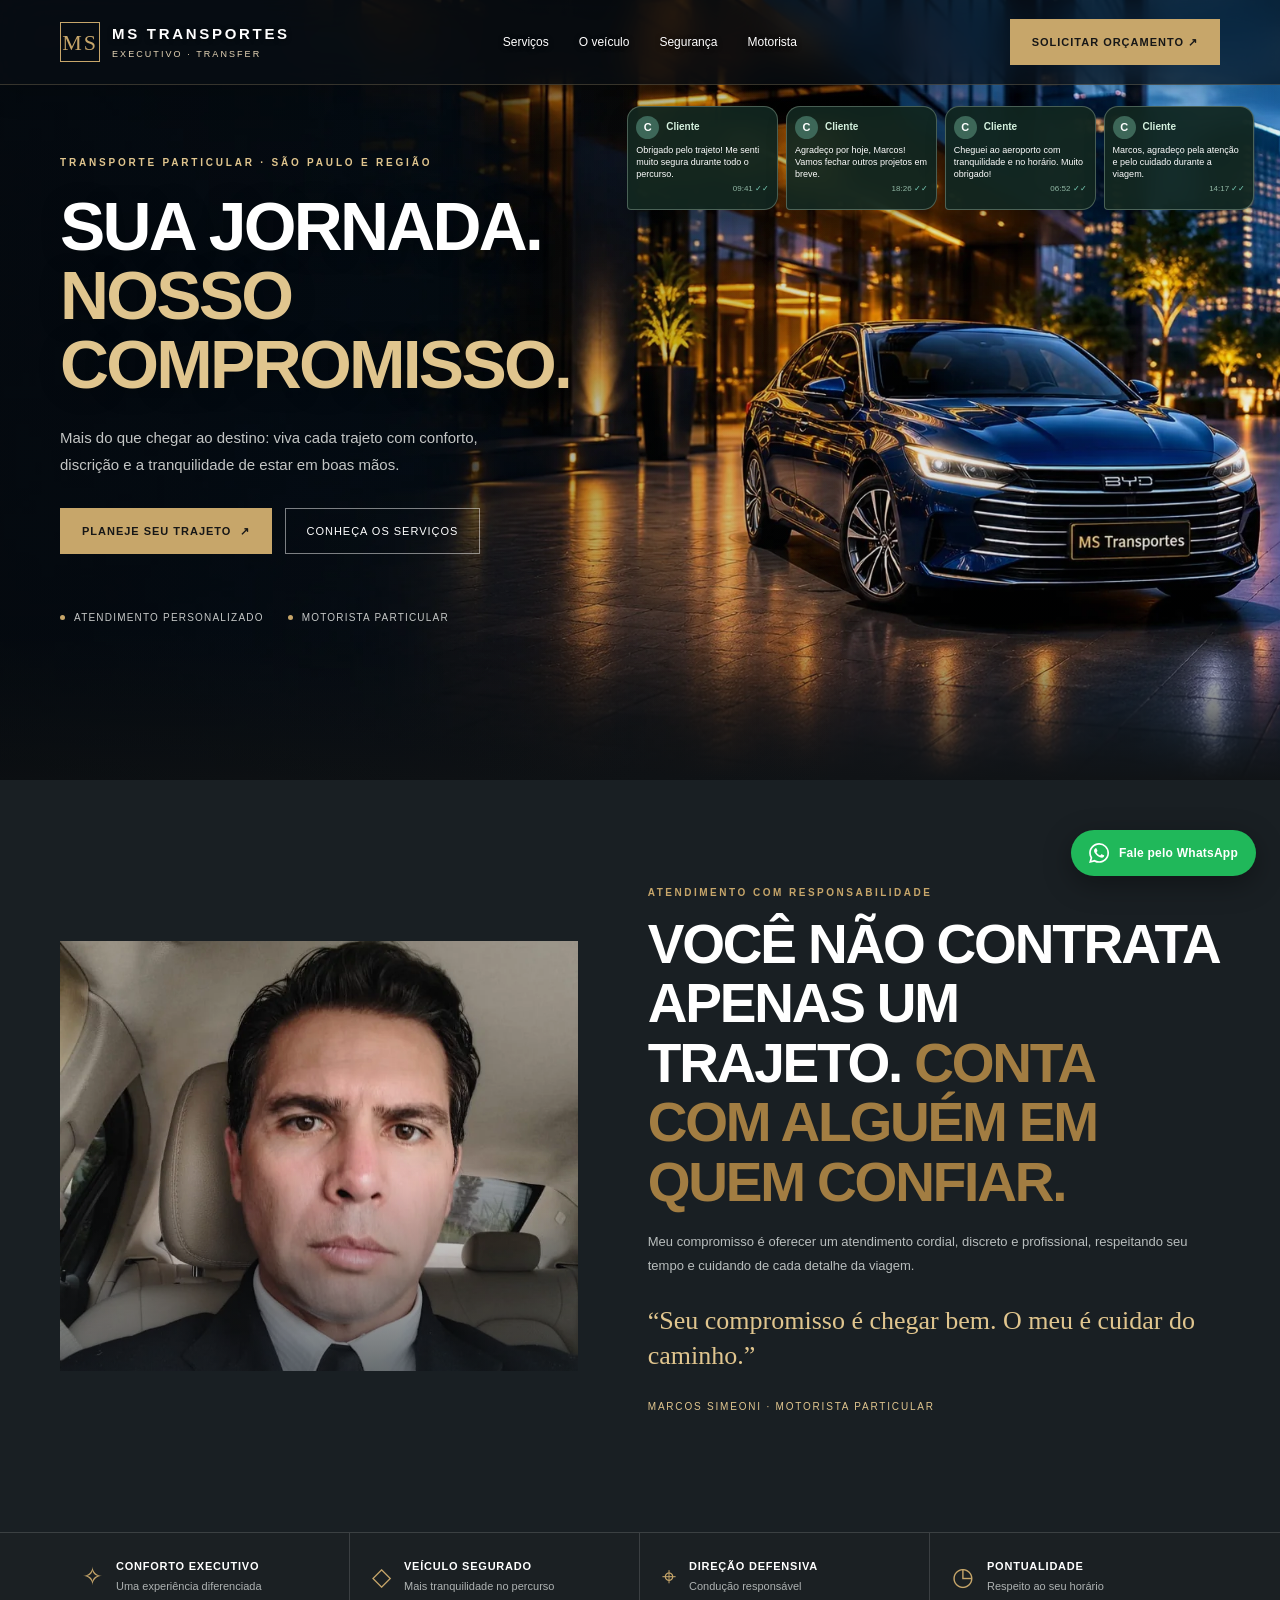
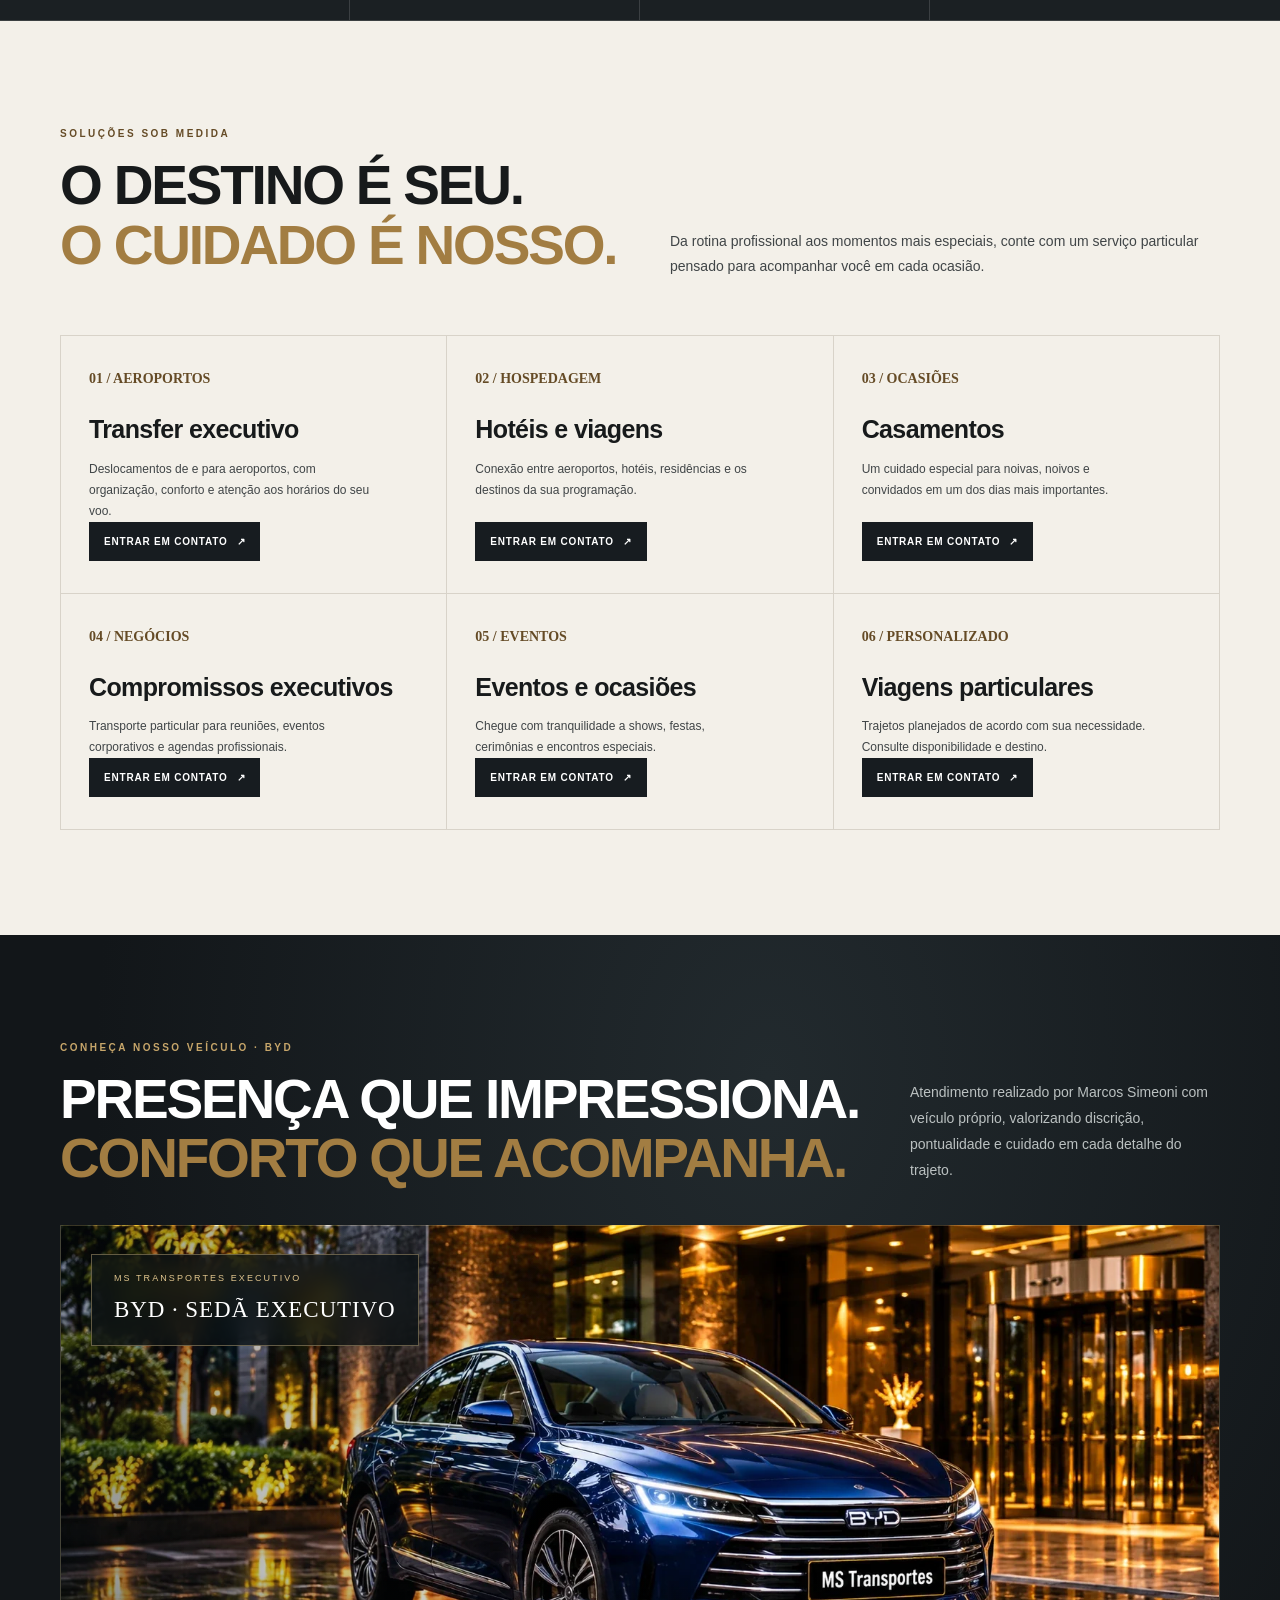
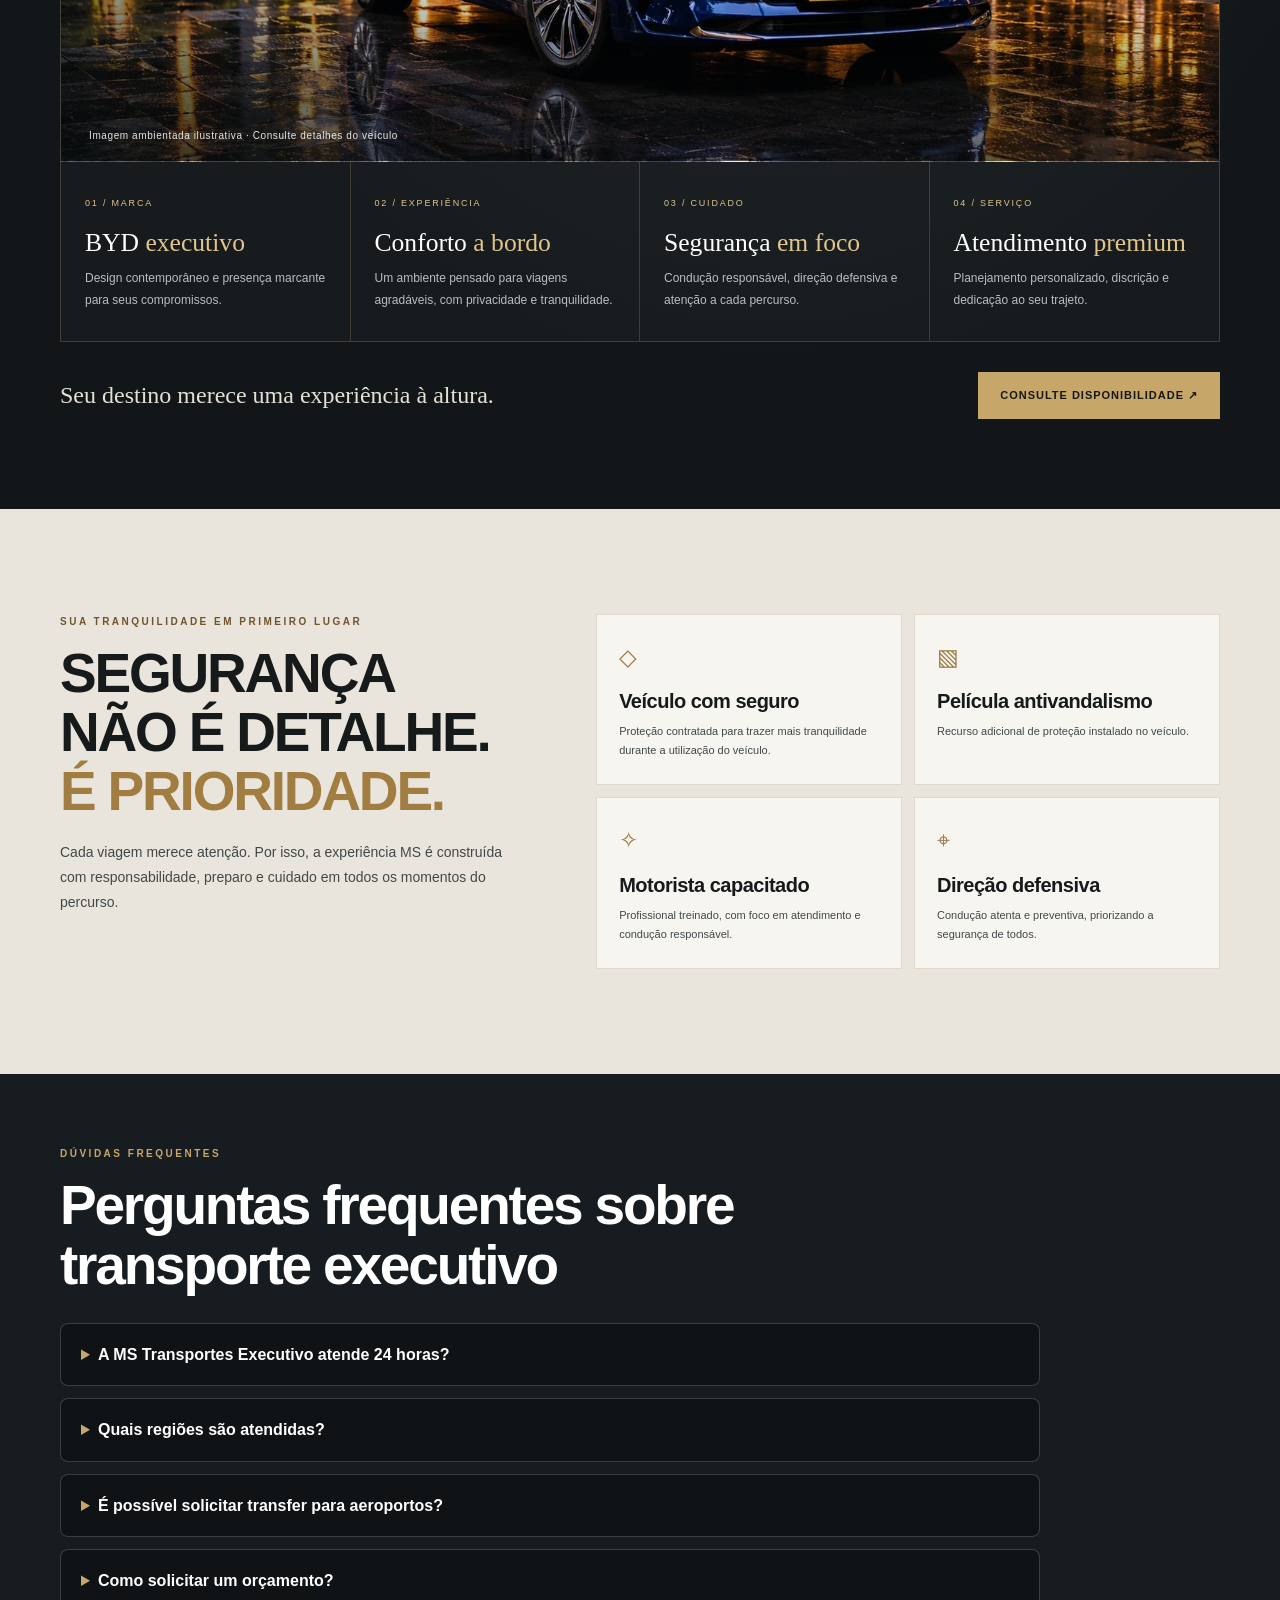
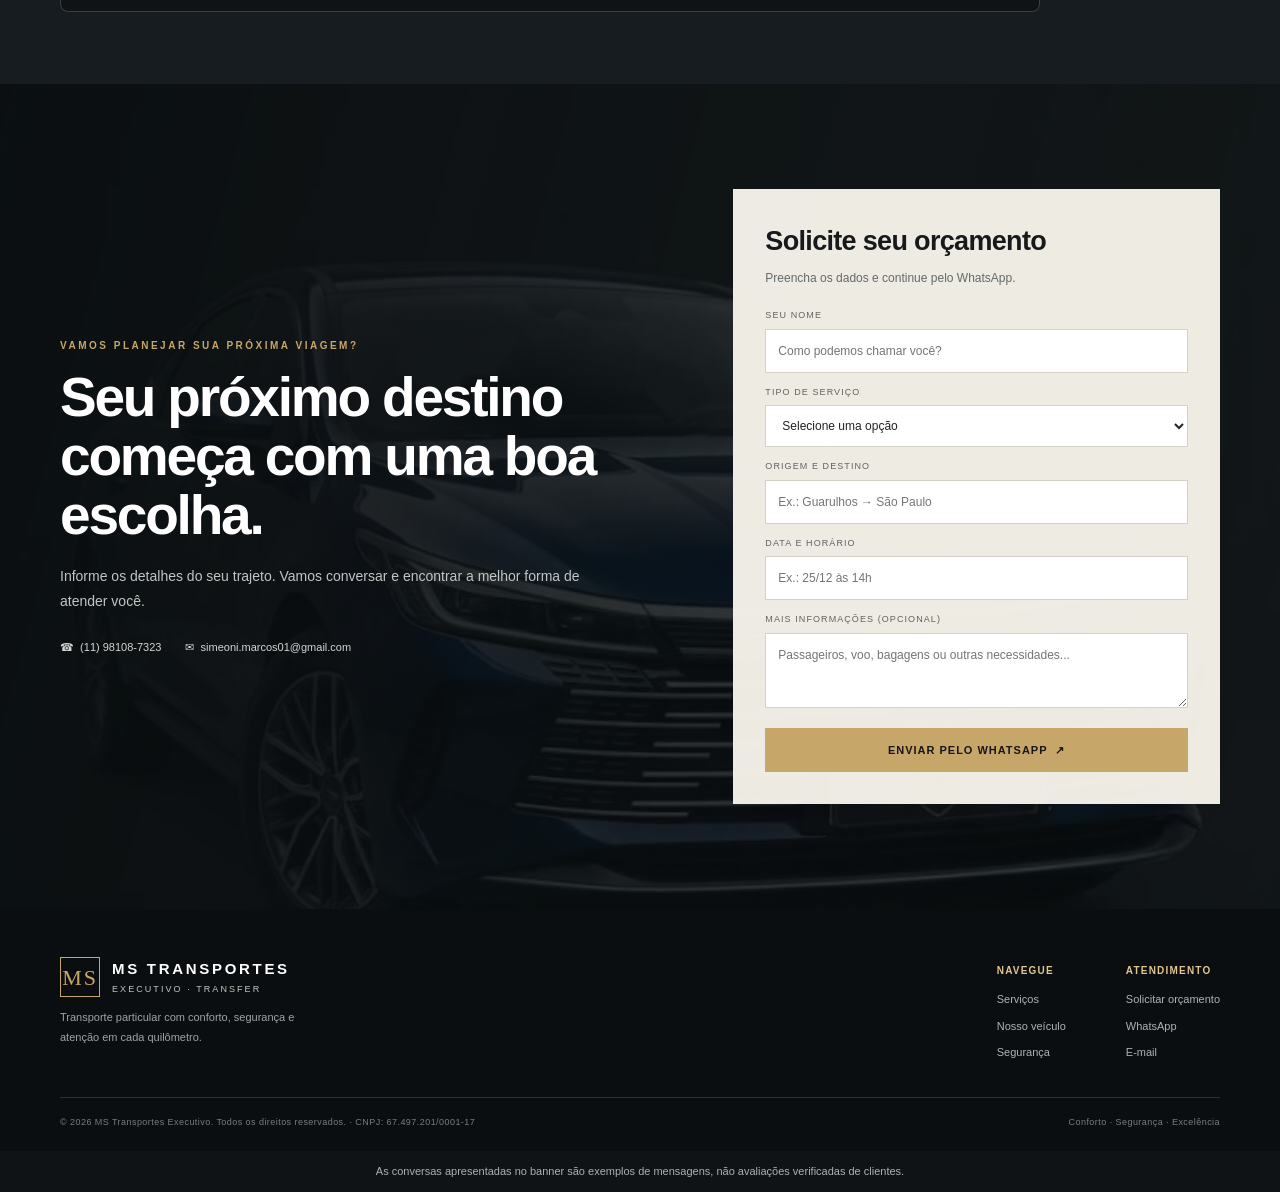
<file: index.html>
<!DOCTYPE html>
<html lang="pt-BR">
<head><link rel="icon" type="image/svg+xml" href="/favicon.svg">
<meta charset="UTF-8">
<meta name="viewport" content="width=device-width, initial-scale=1.0">
<meta name="description" content="Transporte executivo na Grande São Paulo, Campinas, Santos, Sumaré e Cruzeiro. Transfer para aeroportos, Viracopos e cruzeiros no Porto de Santos.">
<meta name="theme-color" content="#101316">
<title>Transporte Executivo em São Paulo | MS Transportes</title>
<link rel="preload" as="image" href="/assets/imagem-3.webp" fetchpriority="high">
<link rel="stylesheet" href="/style.css?v=20261123-img15">
<link rel="canonical" href="https://www.mstransporteexecutivo.com.br/">
<meta property="og:type" content="website">
<meta property="og:locale" content="pt_BR">
<meta property="og:site_name" content="MS Transportes Executivo">
<meta property="og:title" content="Transporte Executivo em São Paulo | MS Transportes">
<meta property="og:description" content="Transporte executivo na Grande São Paulo, Campinas, Santos, Sumaré e Cruzeiro. Transfer para aeroportos, Viracopos e cruzeiros no Porto de Santos.">
<meta property="og:url" content="https://www.mstransporteexecutivo.com.br/">
<meta name="twitter:card" content="summary">
<script type="application/ld+json">
{
  "@context": "https://schema.org",
  "@graph": [
    {
      "@type": "Organization",
      "@id": "https://www.mstransporteexecutivo.com.br/#organization",
      "name": "MS Transportes Executivo",
      "url": "https://www.mstransporteexecutivo.com.br/",
      "description": "Transporte executivo particular e transfer na Grande São Paulo, Campinas, Santos, Sumaré e Cruzeiro.",
      "areaServed": [{"@type":"AdministrativeArea","name":"Região Metropolitana de São Paulo (Grande São Paulo)"},{"@type":"City","name":"Campinas, SP, Brasil"},{"@type":"City","name":"Santos, SP, Brasil"},{"@type":"City","name":"Sumaré, SP, Brasil"},{"@type":"City","name":"Cruzeiro, SP, Brasil"}]
    },
    {
      "@type": "WebSite",
      "@id": "https://www.mstransporteexecutivo.com.br/#website",
      "url": "https://www.mstransporteexecutivo.com.br/",
      "name": "MS Transportes Executivo",
      "publisher": {
        "@id": "https://www.mstransporteexecutivo.com.br/#organization"
      },
      "inLanguage": "pt-BR"
    },
    {
      "@type": "WebPage",
      "@id": "https://www.mstransporteexecutivo.com.br/#webpage",
      "url": "https://www.mstransporteexecutivo.com.br/",
      "name": "MS Transportes Executivo | Transporte particular em São Paulo",
      "isPartOf": {
        "@id": "https://www.mstransporteexecutivo.com.br/#website"
      },
      "inLanguage": "pt-BR"
    }
  ]
}
</script>
<style id="ms-mobile-nav-critical">.ms-native-menu{display:none;position:relative;flex-shrink:0}.ms-native-menu>summary{display:grid;place-items:center;width:44px;height:44px;list-style:none;cursor:pointer;border:1px solid #c7a66a;border-radius:6px;background:#101316;color:#e0c58e;font-size:25px;line-height:1}.ms-native-menu>summary::-webkit-details-marker{display:none}.ms-native-menu[open]>summary{background:#e0c58e;color:#101316}.ms-native-menu>nav{position:absolute;top:calc(100% + 10px);right:0;width:min(310px,calc(100vw - 28px));display:flex;flex-direction:column;gap:0;padding:8px;background:#101316;border:1px solid #c7a66a;border-radius:8px;box-shadow:0 16px 35px rgba(0,0,0,.6);z-index:99999}.ms-native-menu>nav>a{display:block;flex:none;padding:13px 14px;font-size:14px;line-height:1.4;font-weight:600;color:#fff;text-decoration:none;white-space:normal;border-bottom:1px solid rgba(255,255,255,.12)}.ms-native-menu>nav>a:last-child{border:0;background:#c7a66a;color:#101316;border-radius:4px;margin-top:7px;text-align:center}@media(max-width:800px){header,header .nav{overflow:visible!important}header .nav{position:relative!important}header .links{display:none!important}.ms-native-menu{display:block!important;z-index:10000!important}}@media(min-width:801px){.ms-native-menu{display:none!important}}</style></head>
<body><a class="skip-to-content" href="#conteudo-principal">Pular para o conteúdo principal</a>
<header><div class="wrap nav">
<a class="brand" href="#inicio"><span class="monogram">MS</span><span><strong>MS TRANSPORTES</strong><small>EXECUTIVO · TRANSFER</small></span></a>
<nav class="links" id="ms-primary-nav"><a href="/servicos">Serviços</a><a href="/veiculo">O veículo</a><a href="/seguranca">Segurança</a><a href="/motorista">Motorista</a></nav>
<a class="nav-cta" href="#orcamento">Solicitar orçamento ↗</a><details class="ms-native-menu"><summary aria-label="Abrir menu de navegação"><span aria-hidden="true">☰</span></summary><nav aria-label="Menu mobile"><a href="/servicos">Serviços</a><a href="/veiculo">O veículo</a><a href="/seguranca">Segurança</a><a href="/motorista">Motorista</a><a href="/#orcamento">Solicitar orçamento</a></nav></details>
</div></header>
<main id="conteudo-principal">
<section class="hero" id="inicio">
<div class="wrap"><div class="hero-content"><div class="eyebrow">Transporte particular · São Paulo e região</div><h1>SUA JORNADA.<br><em>NOSSO COMPROMISSO.</em></h1><p>Mais do que chegar ao destino: viva cada trajeto com conforto, discrição e a tranquilidade de estar em boas mãos.</p><div class="hero-actions"><a class="btn" href="#orcamento">Planeje seu trajeto&nbsp; ↗</a><a class="btn-outline" href="#servicos">Conheça os serviços</a></div><div class="hero-note"><span><i></i> Atendimento personalizado</span><span><i></i> Motorista particular</span></div></div></div><div class="hero-conversations" aria-label="Exemplos visuais de mensagens de clientes"><div class="chat-bubble chat-bubble--one"><div class="chat-name"><span class="chat-avatar">C</span> Cliente</div><p>Obrigado pelo trajeto! Me senti muito segura durante todo o percurso.</p><small>09:41 <span aria-hidden="true">✓✓</span></small></div><div class="chat-bubble chat-bubble--two"><div class="chat-name"><span class="chat-avatar">C</span> Cliente</div><p>Agradeço por hoje, Marcos! Vamos fechar outros projetos em breve.</p><small>18:26 <span aria-hidden="true">✓✓</span></small></div><div class="chat-bubble chat-bubble--three"><div class="chat-name"><span class="chat-avatar">C</span> Cliente</div><p>Cheguei ao aeroporto com tranquilidade e no horário. Muito obrigado!</p><small>06:52 <span aria-hidden="true">✓✓</span></small></div><div class="chat-bubble chat-bubble--four"><div class="chat-name"><span class="chat-avatar">C</span> Cliente</div><p>Marcos, agradeço pela atenção e pelo cuidado durante a viagem.</p><small>14:17 <span aria-hidden="true">✓✓</span></small></div><div class="chat-bubble chat-bubble--five"><div class="chat-name"><span class="chat-avatar">C</span> Cliente</div><p>Tudo impecável hoje. Na próxima viagem, entro em contato novamente!</p><small>20:08 <span aria-hidden="true">✓✓</span></small></div></div></section>
<section class="driver" id="motorista"><div class="wrap driver-grid"><div class="driver-image"><img loading="lazy" decoding="async" src="assets/imagem-5.webp" alt="Marcos Simeoni, motorista particular da MS Transporte Executivo"></div><div class="driver-copy"><div class="section-kicker">Atendimento com responsabilidade</div><h2 class="section-title">VOCÊ NÃO CONTRATA APENAS UM TRAJETO. <span class="highlight-gold">CONTA COM ALGUÉM EM QUEM CONFIAR.</span></h2><p>Meu compromisso é oferecer um atendimento cordial, discreto e profissional, respeitando seu tempo e cuidando de cada detalhe da viagem.</p><div class="quote">“Seu compromisso é chegar bem. O meu é cuidar do caminho.”</div><p style="color:var(--gold2);font-size:10px;letter-spacing:.18em;text-transform:uppercase">Marcos Simeoni · Motorista particular</p></div></div></section>
<div class="trust"><div class="wrap trust-grid">
<div class="trust-item"><span class="trust-icon">✧</span><div><b>Conforto executivo</b><small>Uma experiência diferenciada</small></div></div>
<div class="trust-item"><span class="trust-icon">◇</span><div><b>Veículo segurado</b><small>Mais tranquilidade no percurso</small></div></div>
<div class="trust-item"><span class="trust-icon">⌖</span><div><b>Direção defensiva</b><small>Condução responsável</small></div></div>
<div class="trust-item"><span class="trust-icon">◷</span><div><b>Pontualidade</b><small>Respeito ao seu horário</small></div></div>
</div></div>
<section class="services" id="servicos"><div class="wrap"><div class="services-head"><div><div class="section-kicker">Soluções sob medida</div><h2 class="section-title">O DESTINO É SEU.<br><span class="highlight-gold">O CUIDADO É NOSSO.</span></h2></div><p class="section-lead">Da rotina profissional aos momentos mais especiais, conte com um serviço particular pensado para acompanhar você em cada ocasião.</p></div>
<div class="service-grid">
<article class="service"><span class="service-number">01 / AEROPORTOS</span><h3>Transfer executivo</h3><p>Deslocamentos de e para aeroportos, com organização, conforto e atenção aos horários do seu voo.</p><a class="service-action" href="https://wa.me/5511981087323?text=Olá%2C%20Marcos!%20Gostaria%20de%20informações%20sobre%20este%20serviço." target="_blank" rel="noopener">Entrar em contato <span>↗</span></a></article>
<article class="service"><span class="service-number">02 / HOSPEDAGEM</span><h3>Hotéis e viagens</h3><p>Conexão entre aeroportos, hotéis, residências e os destinos da sua programação.</p><a class="service-action" href="https://wa.me/5511981087323?text=Olá%2C%20Marcos!%20Gostaria%20de%20informações%20sobre%20este%20serviço." target="_blank" rel="noopener">Entrar em contato <span>↗</span></a></article>
<article class="service"><span class="service-number">03 / OCASIÕES</span><h3>Casamentos</h3><p>Um cuidado especial para noivas, noivos e convidados em um dos dias mais importantes.</p><a class="service-action" href="https://wa.me/5511981087323?text=Olá%2C%20Marcos!%20Gostaria%20de%20informações%20sobre%20este%20serviço." target="_blank" rel="noopener">Entrar em contato <span>↗</span></a></article>
<article class="service"><span class="service-number">04 / NEGÓCIOS</span><h3>Compromissos executivos</h3><p>Transporte particular para reuniões, eventos corporativos e agendas profissionais.</p><a class="service-action" href="https://wa.me/5511981087323?text=Olá%2C%20Marcos!%20Gostaria%20de%20informações%20sobre%20este%20serviço." target="_blank" rel="noopener">Entrar em contato <span>↗</span></a></article>
<article class="service"><span class="service-number">05 / EVENTOS</span><h3>Eventos e ocasiões</h3><p>Chegue com tranquilidade a shows, festas, cerimônias e encontros especiais.</p><a class="service-action" href="https://wa.me/5511981087323?text=Olá%2C%20Marcos!%20Gostaria%20de%20informações%20sobre%20este%20serviço." target="_blank" rel="noopener">Entrar em contato <span>↗</span></a></article>
<article class="service"><span class="service-number">06 / PERSONALIZADO</span><h3>Viagens particulares</h3><p>Trajetos planejados de acordo com sua necessidade. Consulte disponibilidade e destino.</p><a class="service-action" href="https://wa.me/5511981087323?text=Olá%2C%20Marcos!%20Gostaria%20de%20informações%20sobre%20este%20serviço." target="_blank" rel="noopener">Entrar em contato <span>↗</span></a></article>
</div></div></section>
<section class="vehicle vehicle-premium" id="veiculo"><div class="wrap"><div class="vehicle-premium-heading"><div><div class="section-kicker">Conheça nosso veículo · BYD</div><h2 class="section-title">PRESENÇA QUE IMPRESSIONA.<br><span class="highlight-gold">CONFORTO QUE ACOMPANHA.</span></h2></div><p>Atendimento realizado por Marcos Simeoni com veículo próprio, valorizando discrição, pontualidade e cuidado em cada detalhe do trajeto.</p></div><div class="vehicle-premium-visual" role="img" aria-label="Imagem conceitual de sedã BYD azul diante de entrada executiva iluminada"><div class="vehicle-premium-label"><span>MS TRANSPORTES EXECUTIVO</span><strong>BYD · SEDÃ EXECUTIVO</strong></div><span class="vehicle-visual-caption">Imagem ambientada ilustrativa · Consulte detalhes do veículo</span></div><div class="vehicle-premium-features"><article><span class="vehicle-feature-num">01 / MARCA</span><h3>BYD <em>executivo</em></h3><p>Design contemporâneo e presença marcante para seus compromissos.</p></article><article><span class="vehicle-feature-num">02 / EXPERIÊNCIA</span><h3>Conforto <em>a bordo</em></h3><p>Um ambiente pensado para viagens agradáveis, com privacidade e tranquilidade.</p></article><article><span class="vehicle-feature-num">03 / CUIDADO</span><h3>Segurança <em>em foco</em></h3><p>Condução responsável, direção defensiva e atenção a cada percurso.</p></article><article><span class="vehicle-feature-num">04 / SERVIÇO</span><h3>Atendimento <em>premium</em></h3><p>Planejamento personalizado, discrição e dedicação ao seu trajeto.</p></article></div><div class="vehicle-premium-bottom"><p>Seu destino merece uma experiência à altura.</p><a class="btn" href="#orcamento">Consulte disponibilidade ↗</a></div></div></section>
<section class="safety" id="seguranca"><div class="wrap safety-grid"><div><div class="section-kicker">Sua tranquilidade em primeiro lugar</div><h2 class="section-title">SEGURANÇA NÃO É DETALHE. <span class="highlight-gold">É PRIORIDADE.</span></h2><p class="section-lead">Cada viagem merece atenção. Por isso, a experiência MS é construída com responsabilidade, preparo e cuidado em todos os momentos do percurso.</p></div><div class="safety-list">
<article class="safety-card"><span class="symbol">◇</span><h3>Veículo com seguro</h3><p>Proteção contratada para trazer mais tranquilidade durante a utilização do veículo.</p></article>
<article class="safety-card"><span class="symbol">▧</span><h3>Película antivandalismo</h3><p>Recurso adicional de proteção instalado no veículo.</p></article>
<article class="safety-card"><span class="symbol">✧</span><h3>Motorista capacitado</h3><p>Profissional treinado, com foco em atendimento e condução responsável.</p></article>
<article class="safety-card"><span class="symbol">⌖</span><h3>Direção defensiva</h3><p>Condução atenta e preventiva, priorizando a segurança de todos.</p></article>
</div></div></section>

<section class="ms-faq" aria-labelledby="ms-faq-title"><div class="wrap"><div class="section-kicker">Dúvidas frequentes</div><h2 class="section-title" id="ms-faq-title">Perguntas frequentes sobre transporte executivo</h2><div class="ms-faq-list"><details><summary>A MS Transportes Executivo atende 24 horas?</summary><p>Sim. O atendimento é 24 horas, inclusive para viagens noturnas e de madrugada, mediante consulta de disponibilidade e confirmação do serviço.</p></details><details><summary>Quais regiões são atendidas?</summary><p>A MS Transportes Executivo atende toda a Grande São Paulo e realiza viagens para Campinas (incluindo o Aeroporto de Viracopos), Santos (incluindo o terminal de cruzeiros), Sumaré e Cruzeiro, no Vale do Paraíba. Consulte a disponibilidade para seu trajeto.</p></details><details><summary>É possível solicitar transfer para aeroportos?</summary><p>Sim. Oferecemos transporte particular de ida e volta para aeroportos, com planejamento conforme o trajeto, a data e o horário informado pelo passageiro.</p></details><details><summary>Como solicitar um orçamento?</summary><p>Entre em contato pelo WhatsApp e informe a origem, o destino, a data, o horário e o número de passageiros. A equipe confirmará a disponibilidade e as condições do atendimento.</p></details></div></div></section>
<section class="contact" id="orcamento"><div class="wrap contact-grid"><div><div class="section-kicker">Vamos planejar sua próxima viagem?</div><h2 class="section-title">Seu próximo destino começa com uma boa escolha.</h2><p class="section-lead">Informe os detalhes do seu trajeto. Vamos conversar e encontrar a melhor forma de atender você.</p><div class="contact-details"><a href="tel:+5511981087323" aria-label="Ligar para MS Transportes Executivo">☎ &nbsp;(11) 98108-7323</a><a href="mailto:simeoni.marcos01@gmail.com" aria-label="Enviar e-mail para MS Transportes Executivo">✉ &nbsp;simeoni.marcos01@gmail.com</a></div></div>
<form class="contact-card" id="quoteForm"><h3>Solicite seu orçamento</h3><p>Preencha os dados e continue pelo WhatsApp.</p>
<div class="field"><label for="nome">Seu nome</label><input id="nome" name="nome" autocomplete="name" placeholder="Como podemos chamar você?" required></div>
<div class="field"><label for="servico">Tipo de serviço</label><select id="servico" name="servico" required><option value="">Selecione uma opção</option><option>Transfer para aeroporto</option><option>Transfer para hotel</option><option>Casamento ou cerimônia</option><option>Compromisso executivo</option><option>Evento</option><option>Viagem particular</option><option>Outro</option></select></div>
<div class="field"><label for="trajeto">Origem e destino</label><input id="trajeto" name="trajeto" autocomplete="off" placeholder="Ex.: Guarulhos → São Paulo" required></div>
<div class="field"><label for="data">Data e horário</label><input id="data" name="data" placeholder="Ex.: 25/12 às 14h"></div>
<div class="field"><label for="detalhes">Mais informações (opcional)</label><textarea id="detalhes" name="detalhes" placeholder="Passageiros, voo, bagagens ou outras necessidades..."></textarea></div>
<button class="btn" type="submit">Enviar pelo WhatsApp&nbsp; ↗</button>
</form></div></section>
</main>
<footer><div class="wrap"><div class="footer-top"><div class="footer-brand"><a class="brand" href="#inicio"><span class="monogram">MS</span><span><strong>MS TRANSPORTES</strong><small>EXECUTIVO · TRANSFER</small></span></a><p>Transporte particular com conforto, segurança e atenção em cada quilômetro.</p></div><div class="footer-links"><div><b>Navegue</b><a href="/servicos">Serviços</a><a href="/veiculo">Nosso veículo</a><a href="/seguranca">Segurança</a></div><div><b>Atendimento</b><a href="#orcamento">Solicitar orçamento</a><a href="https://wa.me/5511981087323" target="_blank" rel="noopener">WhatsApp</a><a href="mailto:simeoni.marcos01@gmail.com">E-mail</a></div></div></div><div class="footer-bottom"><span>© 2026 MS Transportes Executivo. Todos os direitos reservados. · CNPJ: 67.497.201/0001-17</span><span>Conforto · Segurança · Excelência</span></div></div></footer>


<a class="whatsapp-float" href="https://wa.me/5511981087323?text=Olá%2C%20Marcos!%20Gostaria%20de%20solicitar%20um%20orçamento." target="_blank" rel="noopener" aria-label="Falar com a MS Transportes pelo WhatsApp">
<svg viewBox="0 0 24 24" aria-hidden="true"><path d="M20.52 3.48A11.82 11.82 0 0 0 12.1 0C5.53 0 .18 5.34.18 11.92c0 2.1.55 4.15 1.6 5.96L.08 24l6.28-1.65a11.9 11.9 0 0 0 5.73 1.46h.01c6.57 0 11.92-5.35 11.92-11.92 0-3.18-1.24-6.17-3.5-8.41ZM12.1 21.8a9.9 9.9 0 0 1-5.04-1.38l-.36-.21-3.73.98 1-3.64-.24-.37a9.85 9.85 0 0 1-1.52-5.26c0-5.46 4.44-9.9 9.9-9.9a9.83 9.83 0 0 1 7 2.9 9.83 9.83 0 0 1 2.9 7c0 5.45-4.45 9.88-9.91 9.88Zm5.43-7.4c-.3-.15-1.77-.87-2.04-.97-.27-.1-.47-.15-.67.15-.2.3-.77.97-.94 1.17-.17.2-.35.22-.65.07-.3-.15-1.26-.46-2.4-1.47-.89-.79-1.49-1.77-1.66-2.07-.17-.3-.02-.46.13-.61.13-.13.3-.35.45-.52.15-.17.2-.3.3-.5.1-.2.05-.37-.02-.52-.07-.15-.67-1.62-.92-2.22-.24-.58-.49-.5-.67-.51h-.57c-.2 0-.52.07-.79.37-.27.3-1.04 1.02-1.04 2.49s1.07 2.89 1.22 3.09c.15.2 2.1 3.2 5.08 4.49.71.31 1.27.5 1.7.64.71.23 1.36.2 1.87.12.57-.08 1.77-.72 2.02-1.42.25-.7.25-1.3.17-1.42-.07-.13-.27-.2-.57-.35Z"/></svg>
<span>Fale pelo WhatsApp</span></a>


<p class="sample-message-note" style="font-size:11px;color:#aeb1b2;text-align:center;padding:12px 20px;margin:0;background:#101316">As conversas apresentadas no banner são exemplos de mensagens, não avaliações verificadas de clientes.</p>
<script src="/script.js?v=20261123-menu2" defer></script></body></html>
</file>
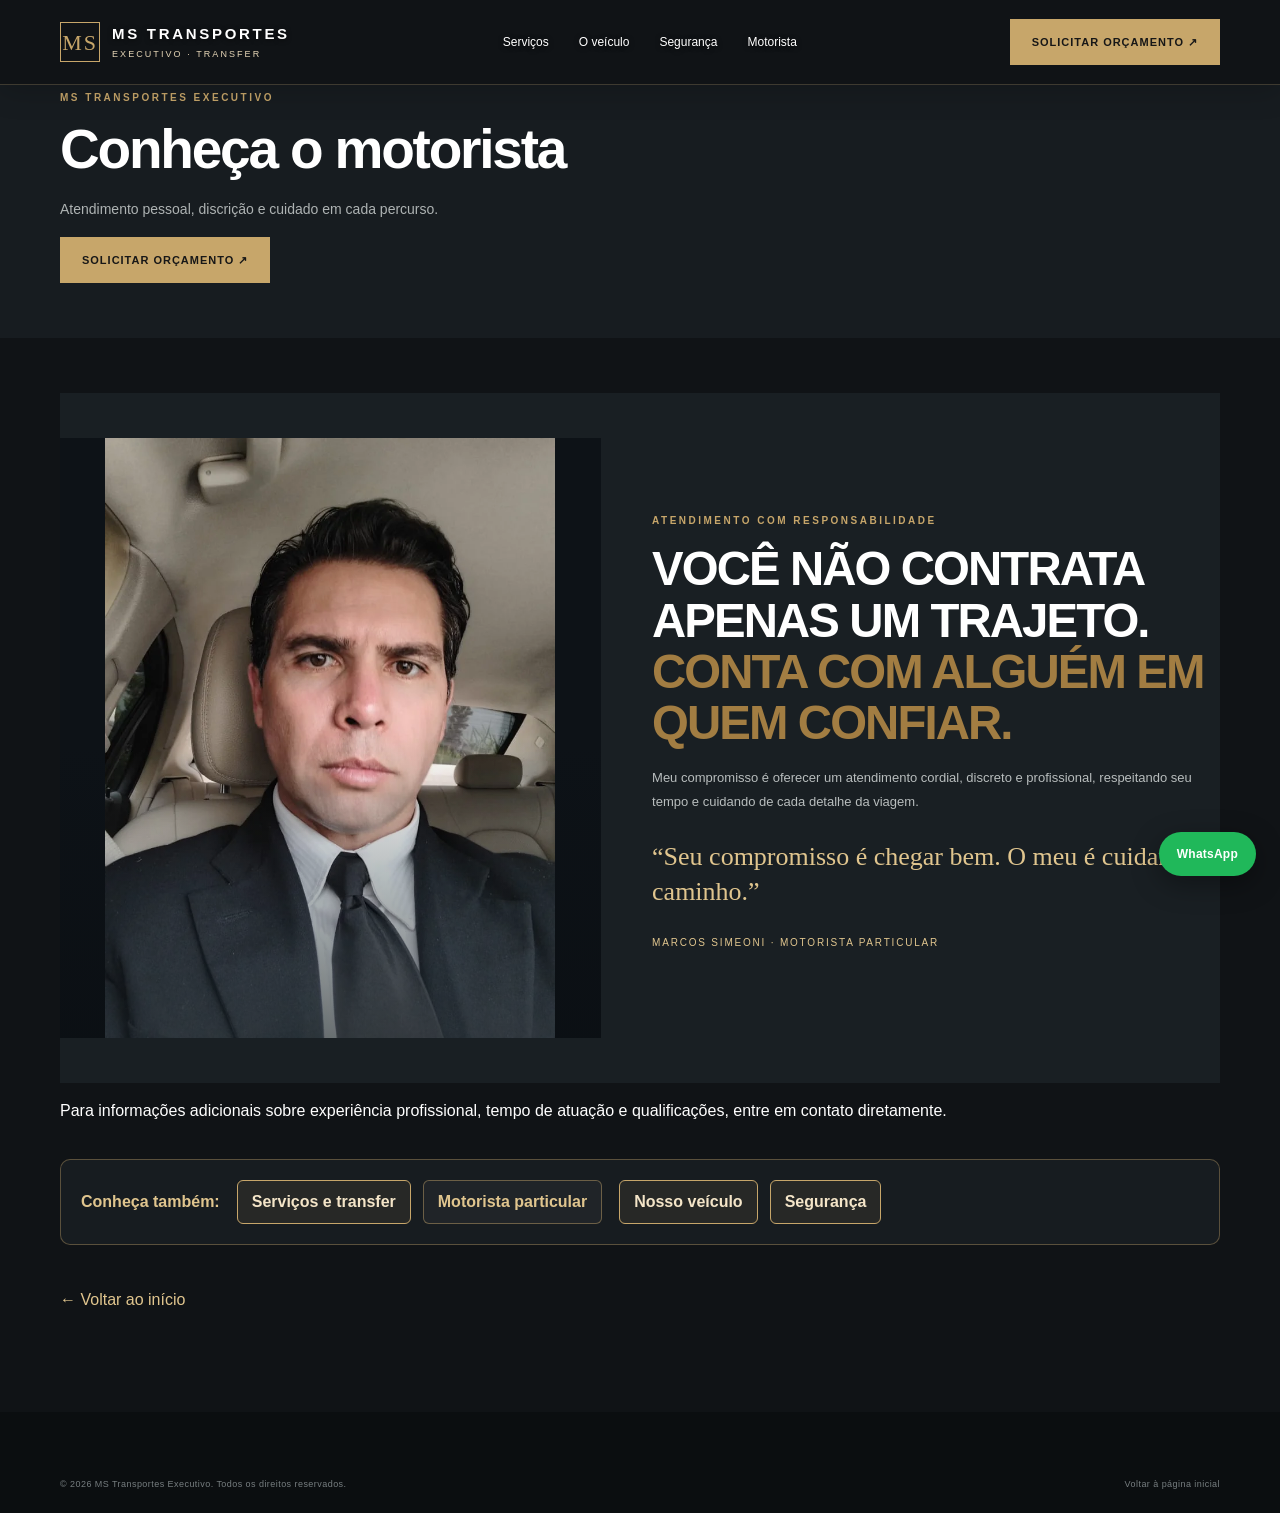
<file: motorista.html>
<!DOCTYPE html><html lang="pt-BR"><head><link rel="icon" type="image/svg+xml" href="/favicon.svg"><meta charset="UTF-8"><meta name="viewport" content="width=device-width,initial-scale=1"><meta name="description" content="Conheça o atendimento de Marcos Simeoni, motorista particular da MS Transportes Executivo. Discrição, pontualidade e cuidado em cada trajeto."><title>Motorista Particular em São Paulo | MS Transportes</title><link rel="stylesheet" href="/style.css?v=20261123-img15"><style>header{position:sticky;background:#101316}.internal-hero{padding:90px 0 55px;background:#171c20}.internal-body{padding:55px 0 100px}.internal-body .service-grid{margin-top:30px}.internal-body .driver-grid{margin:30px 0}.internal-body .vehicle-premium-heading{margin-bottom:35px}.internal-body .safety-grid{margin-top:30px}.backlink{display:inline-block;margin-top:25px;color:#e0c58e}.internal-body .service{color:#171a1b}</style><link rel="canonical" href="https://www.mstransporteexecutivo.com.br/motorista">
<meta property="og:type" content="website">
<meta property="og:locale" content="pt_BR">
<meta property="og:site_name" content="MS Transportes Executivo">
<meta property="og:title" content="Motorista Particular em São Paulo | MS Transportes">
<meta property="og:description" content="Conheça o atendimento de Marcos Simeoni, motorista particular da MS Transportes Executivo. Discrição, pontualidade e cuidado em cada trajeto.">
<meta property="og:url" content="https://www.mstransporteexecutivo.com.br/motorista">
<meta name="twitter:card" content="summary">
<script type="application/ld+json">
{
  "@context": "https://schema.org",
  "@graph": [
    {
      "@type": "WebPage",
      "@id": "https://www.mstransporteexecutivo.com.br/motorista#webpage",
      "url": "https://www.mstransporteexecutivo.com.br/motorista",
      "name": "Motorista particular Marcos Simeoni",
      "isPartOf": {
        "@id": "https://www.mstransporteexecutivo.com.br/#website"
      },
      "inLanguage": "pt-BR"
    }
  ]
}
</script>
<style>.ms-related-links{display:flex!important;align-items:center!important;flex-wrap:wrap!important;gap:12px!important;margin:36px 0 18px!important;padding:20px!important;border:1px solid rgba(199,166,106,.38)!important;border-radius:10px!important;background:#171c20!important;color:#fff!important}.ms-related-links>span{font-weight:700!important;color:#e0c58e!important;margin-right:5px!important}.ms-related-links>a{display:inline-flex!important;align-items:center!important;justify-content:center!important;padding:10px 14px!important;border:1px solid #c7a66a!important;border-radius:6px!important;color:#f4e5c8!important;background:rgba(199,166,106,.09)!important;text-decoration:none!important;font-weight:600!important;line-height:1.35!important;transition:background .2s,color .2s}.ms-related-links>a:hover,.ms-related-links>a:focus-visible{background:#e0c58e!important;color:#101316!important}@media(max-width:650px){.ms-related-links{flex-direction:column!important;align-items:stretch!important;padding:16px!important;gap:10px!important}.ms-related-links>span{margin-bottom:3px!important}.ms-related-links>a{width:100%!important}}</style><style id="ms-mobile-nav-critical">.ms-native-menu{display:none;position:relative;flex-shrink:0}.ms-native-menu>summary{display:grid;place-items:center;width:44px;height:44px;list-style:none;cursor:pointer;border:1px solid #c7a66a;border-radius:6px;background:#101316;color:#e0c58e;font-size:25px;line-height:1}.ms-native-menu>summary::-webkit-details-marker{display:none}.ms-native-menu[open]>summary{background:#e0c58e;color:#101316}.ms-native-menu>nav{position:absolute;top:calc(100% + 10px);right:0;width:min(310px,calc(100vw - 28px));display:flex;flex-direction:column;gap:0;padding:8px;background:#101316;border:1px solid #c7a66a;border-radius:8px;box-shadow:0 16px 35px rgba(0,0,0,.6);z-index:99999}.ms-native-menu>nav>a{display:block;flex:none;padding:13px 14px;font-size:14px;line-height:1.4;font-weight:600;color:#fff;text-decoration:none;white-space:normal;border-bottom:1px solid rgba(255,255,255,.12)}.ms-native-menu>nav>a:last-child{border:0;background:#c7a66a;color:#101316;border-radius:4px;margin-top:7px;text-align:center}@media(max-width:800px){header,header .nav{overflow:visible!important}header .nav{position:relative!important}header .links{display:none!important}.ms-native-menu{display:block!important;z-index:10000!important}}@media(min-width:801px){.ms-native-menu{display:none!important}}</style></head><body><a class="skip-to-content" href="#conteudo-principal">Pular para o conteúdo principal</a><header><div class="wrap nav"><a class="brand" href="/"><span class="monogram">MS</span><span><strong>MS TRANSPORTES</strong><small>EXECUTIVO · TRANSFER</small></span></a><nav class="links" id="ms-primary-nav"><a href="/servicos">Serviços</a><a href="/veiculo">O veículo</a><a href="/seguranca">Segurança</a><a href="/motorista">Motorista</a></nav><a class="nav-cta" href="/#orcamento">Solicitar orçamento ↗</a><details class="ms-native-menu"><summary aria-label="Abrir menu de navegação"><span aria-hidden="true">☰</span></summary><nav aria-label="Menu mobile"><a href="/servicos">Serviços</a><a href="/veiculo">O veículo</a><a href="/seguranca">Segurança</a><a href="/motorista">Motorista</a><a href="/#orcamento">Solicitar orçamento</a></nav></details></div></header><main id="conteudo-principal"><section class="internal-hero"><div class="wrap"><div class="section-kicker">MS Transportes Executivo</div><h1 class="section-title">Conheça o motorista</h1><p class="section-lead">Atendimento pessoal, discrição e cuidado em cada percurso.</p><a class="btn" href="/#orcamento">Solicitar orçamento ↗</a></div></section><section class="internal-body"><div class="wrap"><div class="driver-grid"><section class="driver" id="motorista"><div class="wrap driver-grid"><div class="driver-image"><img loading="lazy" decoding="async" src="assets/imagem-5.webp" alt="Marcos Simeoni, motorista particular da MS Transporte Executivo"></div><div class="driver-copy"><div class="section-kicker">Atendimento com responsabilidade</div><h2 class="section-title">VOCÊ NÃO CONTRATA APENAS UM TRAJETO. <span class="highlight-gold">CONTA COM ALGUÉM EM QUEM CONFIAR.</span></h2><p>Meu compromisso é oferecer um atendimento cordial, discreto e profissional, respeitando seu tempo e cuidando de cada detalhe da viagem.</p><div class="quote">“Seu compromisso é chegar bem. O meu é cuidar do caminho.”</div><p style="color:var(--gold2);font-size:10px;letter-spacing:.18em;text-transform:uppercase">Marcos Simeoni · Motorista particular</p></div></div></section></div><p>Para informações adicionais sobre experiência profissional, tempo de atuação e qualificações, entre em contato diretamente.</p><nav class="ms-related-links" aria-label="Explore mais sobre a MS Transportes"><span>Conheça também:</span><a href="/servicos">Serviços e transfer</a><span class="ms-current-page" aria-current="page">Motorista particular</span><a href="/veiculo">Nosso veículo</a><a href="/seguranca">Segurança</a></nav><a class="backlink" href="/">← Voltar ao início</a></div></section></main><footer><div class="wrap"><div class="footer-bottom"><span>© 2026 MS Transportes Executivo. Todos os direitos reservados.</span><a href="/">Voltar à página inicial</a></div></div></footer><a class="whatsapp-float" href="https://wa.me/5511981087323" target="_blank" rel="noopener" aria-label="Falar pelo WhatsApp">WhatsApp</a><script src="/script.js?v=20261123-menu2" defer></script></body></html>
</file>
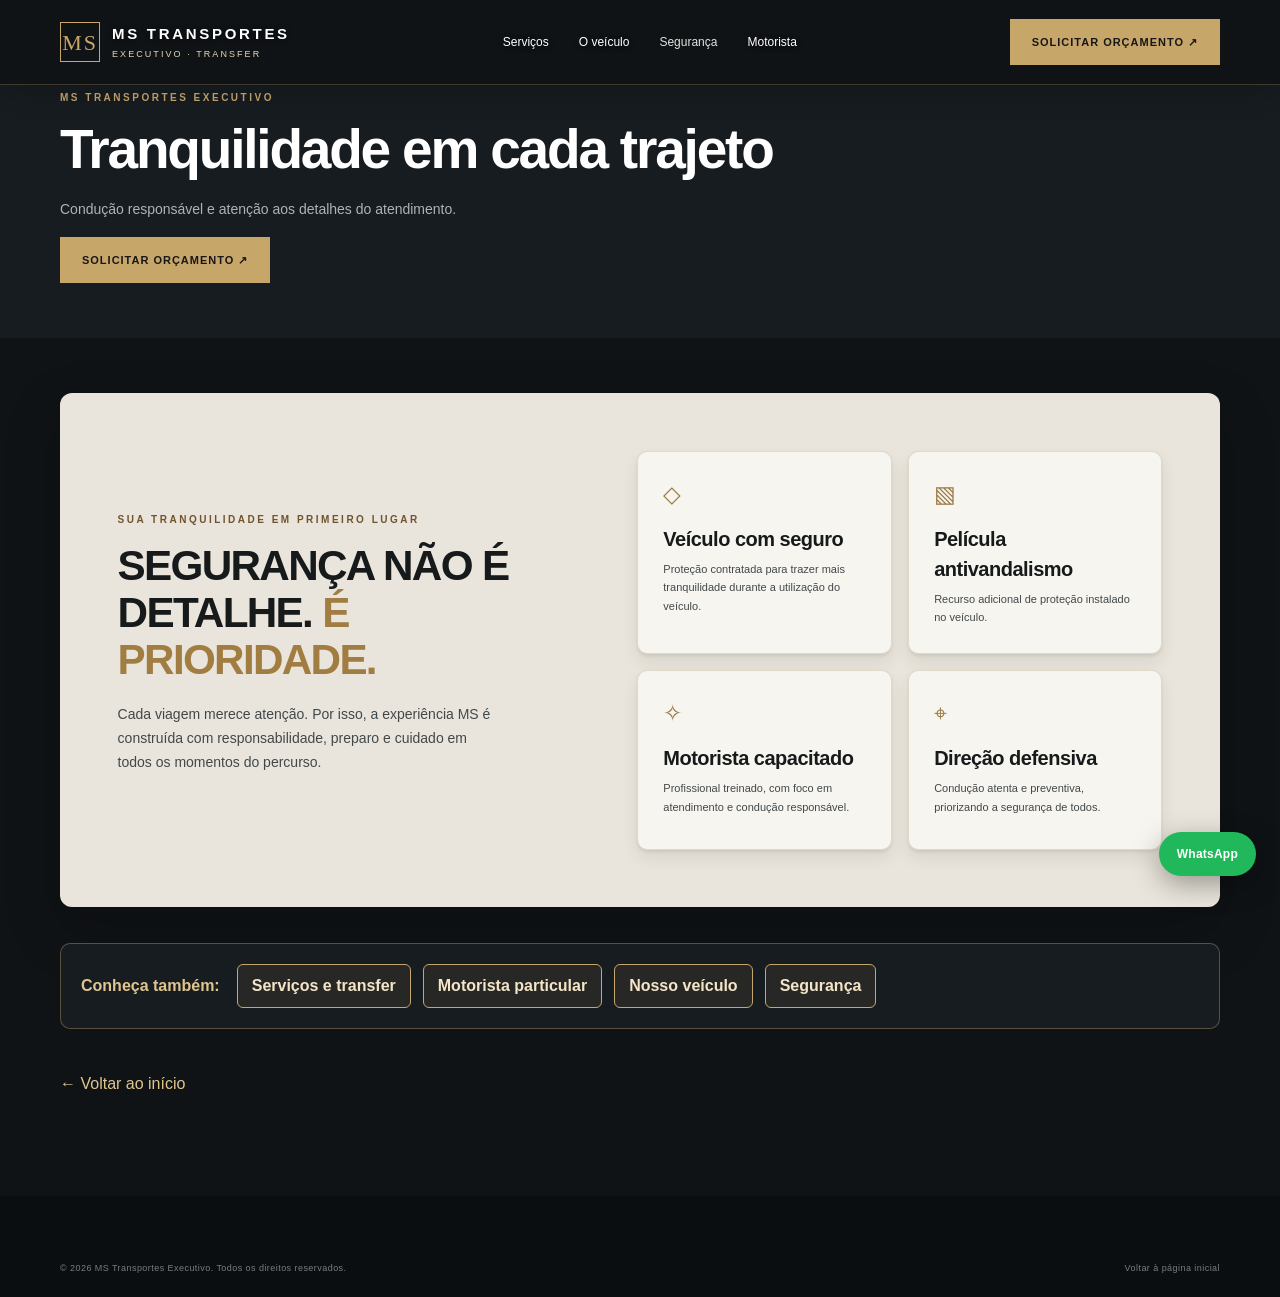
<file: seguranca.html>
<!DOCTYPE html><html lang="pt-BR"><head><link rel="icon" type="image/svg+xml" href="/favicon.svg"><meta charset="UTF-8"><meta name="viewport" content="width=device-width,initial-scale=1"><meta name="description" content="Saiba mais sobre as medidas de segurança da MS Transportes Executivo: direção defensiva, veículo com seguro e atendimento responsável em cada trajeto."><title>Segurança no Transporte Executivo | MS Transportes</title><link rel="stylesheet" href="/style.css?v=20261123-contrast2"><style>header{position:sticky;background:#101316}.internal-hero{padding:90px 0 55px;background:#171c20}.internal-body{padding:55px 0 100px}.internal-body .service-grid{margin-top:30px}.internal-body .driver-grid{margin:30px 0}.internal-body .vehicle-premium-heading{margin-bottom:35px}.internal-body .safety-grid{margin-top:30px}.backlink{display:inline-block;margin-top:25px;color:#e0c58e}.internal-body .service{color:#171a1b}</style><link rel="canonical" href="https://www.mstransporteexecutivo.com.br/seguranca">
<meta property="og:type" content="website">
<meta property="og:locale" content="pt_BR">
<meta property="og:site_name" content="MS Transportes Executivo">
<meta property="og:title" content="Segurança no Transporte Executivo | MS Transportes">
<meta property="og:description" content="Saiba mais sobre as medidas de segurança da MS Transportes Executivo: direção defensiva, veículo com seguro e atendimento responsável em cada trajeto.">
<meta property="og:url" content="https://www.mstransporteexecutivo.com.br/seguranca">
<meta name="twitter:card" content="summary">
<script type="application/ld+json">
{
  "@context": "https://schema.org",
  "@graph": [
    {
      "@type": "WebPage",
      "@id": "https://www.mstransporteexecutivo.com.br/seguranca#webpage",
      "url": "https://www.mstransporteexecutivo.com.br/seguranca",
      "name": "Segurança no transporte executivo",
      "isPartOf": {
        "@id": "https://www.mstransporteexecutivo.com.br/#website"
      },
      "inLanguage": "pt-BR"
    }
  ]
}
</script>
<style>.ms-related-links{display:flex!important;align-items:center!important;flex-wrap:wrap!important;gap:12px!important;margin:36px 0 18px!important;padding:20px!important;border:1px solid rgba(199,166,106,.38)!important;border-radius:10px!important;background:#171c20!important;color:#fff!important}.ms-related-links>span{font-weight:700!important;color:#e0c58e!important;margin-right:5px!important}.ms-related-links>a{display:inline-flex!important;align-items:center!important;justify-content:center!important;padding:10px 14px!important;border:1px solid #c7a66a!important;border-radius:6px!important;color:#f4e5c8!important;background:rgba(199,166,106,.09)!important;text-decoration:none!important;font-weight:600!important;line-height:1.35!important;transition:background .2s,color .2s}.ms-related-links>a:hover,.ms-related-links>a:focus-visible{background:#e0c58e!important;color:#101316!important}@media(max-width:650px){.ms-related-links{flex-direction:column!important;align-items:stretch!important;padding:16px!important;gap:10px!important}.ms-related-links>span{margin-bottom:3px!important}.ms-related-links>a{width:100%!important}}</style><style>/* Refinamento exclusivo da página Segurança */.internal-body .safety{padding:0!important;border-radius:12px;overflow:hidden;box-shadow:0 22px 55px rgba(0,0,0,.24)}.internal-body .safety>.wrap{padding:clamp(26px,4.5vw,64px)!important;box-sizing:border-box}.internal-body .safety>.wrap.safety-grid{display:grid!important;grid-template-columns:minmax(0,.95fr) minmax(0,1.05fr)!important;gap:clamp(26px,3.4vw,54px)!important;align-items:center!important}.internal-body .safety .section-title{font-size:clamp(31px,3.3vw,48px)!important;line-height:1.12!important;overflow-wrap:break-word!important;margin:14px 0 20px!important}.internal-body .safety .section-lead{max-width:48ch;line-height:1.7}.internal-body .safety-list{gap:16px!important}.internal-body .safety-card{border:1px solid rgba(156,122,69,.24)!important;border-radius:10px!important;padding:clamp(19px,2vw,28px)!important;min-height:180px;box-shadow:0 8px 16px rgba(55,44,28,.09),0 2px 3px rgba(55,44,28,.08);transition:transform .2s ease,box-shadow .2s ease}.internal-body .safety-card:hover{transform:translateY(-3px);box-shadow:0 16px 26px rgba(55,44,28,.16),0 4px 7px rgba(55,44,28,.1)}@media(max-width:980px){.internal-body .safety>.wrap.safety-grid{grid-template-columns:1fr!important;gap:30px!important}.internal-body .safety .section-lead{max-width:70ch}}@media(max-width:560px){.internal-body .safety>.wrap{padding:24px 18px!important}.internal-body .safety-list{grid-template-columns:1fr!important}.internal-body .safety-card{min-height:0!important}.internal-body .safety .section-title{font-size:clamp(29px,8vw,40px)!important}}@media(prefers-reduced-motion:reduce){.internal-body .safety-card{transition:none!important}.internal-body .safety-card:hover{transform:none!important}}</style><style id="ms-mobile-nav-critical">.ms-native-menu{display:none;position:relative;flex-shrink:0}.ms-native-menu>summary{display:grid;place-items:center;width:44px;height:44px;list-style:none;cursor:pointer;border:1px solid #c7a66a;border-radius:6px;background:#101316;color:#e0c58e;font-size:25px;line-height:1}.ms-native-menu>summary::-webkit-details-marker{display:none}.ms-native-menu[open]>summary{background:#e0c58e;color:#101316}.ms-native-menu>nav{position:absolute;top:calc(100% + 10px);right:0;width:min(310px,calc(100vw - 28px));display:flex;flex-direction:column;gap:0;padding:8px;background:#101316;border:1px solid #c7a66a;border-radius:8px;box-shadow:0 16px 35px rgba(0,0,0,.6);z-index:99999}.ms-native-menu>nav>a{display:block;flex:none;padding:13px 14px;font-size:14px;line-height:1.4;font-weight:600;color:#fff;text-decoration:none;white-space:normal;border-bottom:1px solid rgba(255,255,255,.12)}.ms-native-menu>nav>a:last-child{border:0;background:#c7a66a;color:#101316;border-radius:4px;margin-top:7px;text-align:center}@media(max-width:800px){header,header .nav{overflow:visible!important}header .nav{position:relative!important}header .links{display:none!important}.ms-native-menu{display:block!important;z-index:10000!important}}@media(min-width:801px){.ms-native-menu{display:none!important}}</style></head><body><a class="skip-to-content" href="#conteudo-principal">Pular para o conteúdo principal</a><header><div class="wrap nav"><a class="brand" href="/"><span class="monogram">MS</span><span><strong>MS TRANSPORTES</strong><small>EXECUTIVO · TRANSFER</small></span></a><nav class="links" id="ms-primary-nav"><a href="/servicos">Serviços</a><a href="/veiculo">O veículo</a><span class="ms-current-page" aria-current="page">Segurança</span><a href="/motorista">Motorista</a></nav><a class="nav-cta" href="/#orcamento">Solicitar orçamento ↗</a><details class="ms-native-menu"><summary aria-label="Abrir menu de navegação"><span aria-hidden="true">☰</span></summary><nav aria-label="Menu mobile"><a href="/servicos">Serviços</a><a href="/veiculo">O veículo</a><a href="/seguranca">Segurança</a><a href="/motorista">Motorista</a><a href="/#orcamento">Solicitar orçamento</a></nav></details></div></header><main id="conteudo-principal"><section class="internal-hero"><div class="wrap"><div class="section-kicker">MS Transportes Executivo</div><h1 class="section-title">Tranquilidade em cada trajeto</h1><p class="section-lead">Condução responsável e atenção aos detalhes do atendimento.</p><a class="btn" href="/#orcamento">Solicitar orçamento ↗</a></div></section><section class="internal-body"><div class="wrap"><div class="safety-grid"><section class="safety" id="seguranca"><div class="wrap safety-grid"><div><div class="section-kicker">Sua tranquilidade em primeiro lugar</div><h2 class="section-title">SEGURANÇA NÃO É DETALHE. <span class="highlight-gold">É PRIORIDADE.</span></h2><p class="section-lead">Cada viagem merece atenção. Por isso, a experiência MS é construída com responsabilidade, preparo e cuidado em todos os momentos do percurso.</p></div><div class="safety-list">
<article class="safety-card"><span class="symbol">◇</span><h3>Veículo com seguro</h3><p>Proteção contratada para trazer mais tranquilidade durante a utilização do veículo.</p></article>
<article class="safety-card"><span class="symbol">▧</span><h3>Película antivandalismo</h3><p>Recurso adicional de proteção instalado no veículo.</p></article>
<article class="safety-card"><span class="symbol">✧</span><h3>Motorista capacitado</h3><p>Profissional treinado, com foco em atendimento e condução responsável.</p></article>
<article class="safety-card"><span class="symbol">⌖</span><h3>Direção defensiva</h3><p>Condução atenta e preventiva, priorizando a segurança de todos.</p></article>
</div></div></section></div><nav class="ms-related-links" aria-label="Explore mais sobre a MS Transportes"><span>Conheça também:</span><a href="/servicos">Serviços e transfer</a><a href="/motorista">Motorista particular</a><a href="/veiculo">Nosso veículo</a><a href="/seguranca">Segurança</a></nav><a class="backlink" href="/">← Voltar ao início</a></div></section></main><footer><div class="wrap"><div class="footer-bottom"><span>© 2026 MS Transportes Executivo. Todos os direitos reservados.</span><a href="/">Voltar à página inicial</a></div></div></footer><a class="whatsapp-float" href="https://wa.me/5511981087323" target="_blank" rel="noopener" aria-label="Falar pelo WhatsApp">WhatsApp</a><script src="/script.js?v=20261123-menu2" defer></script></body></html>
</file>
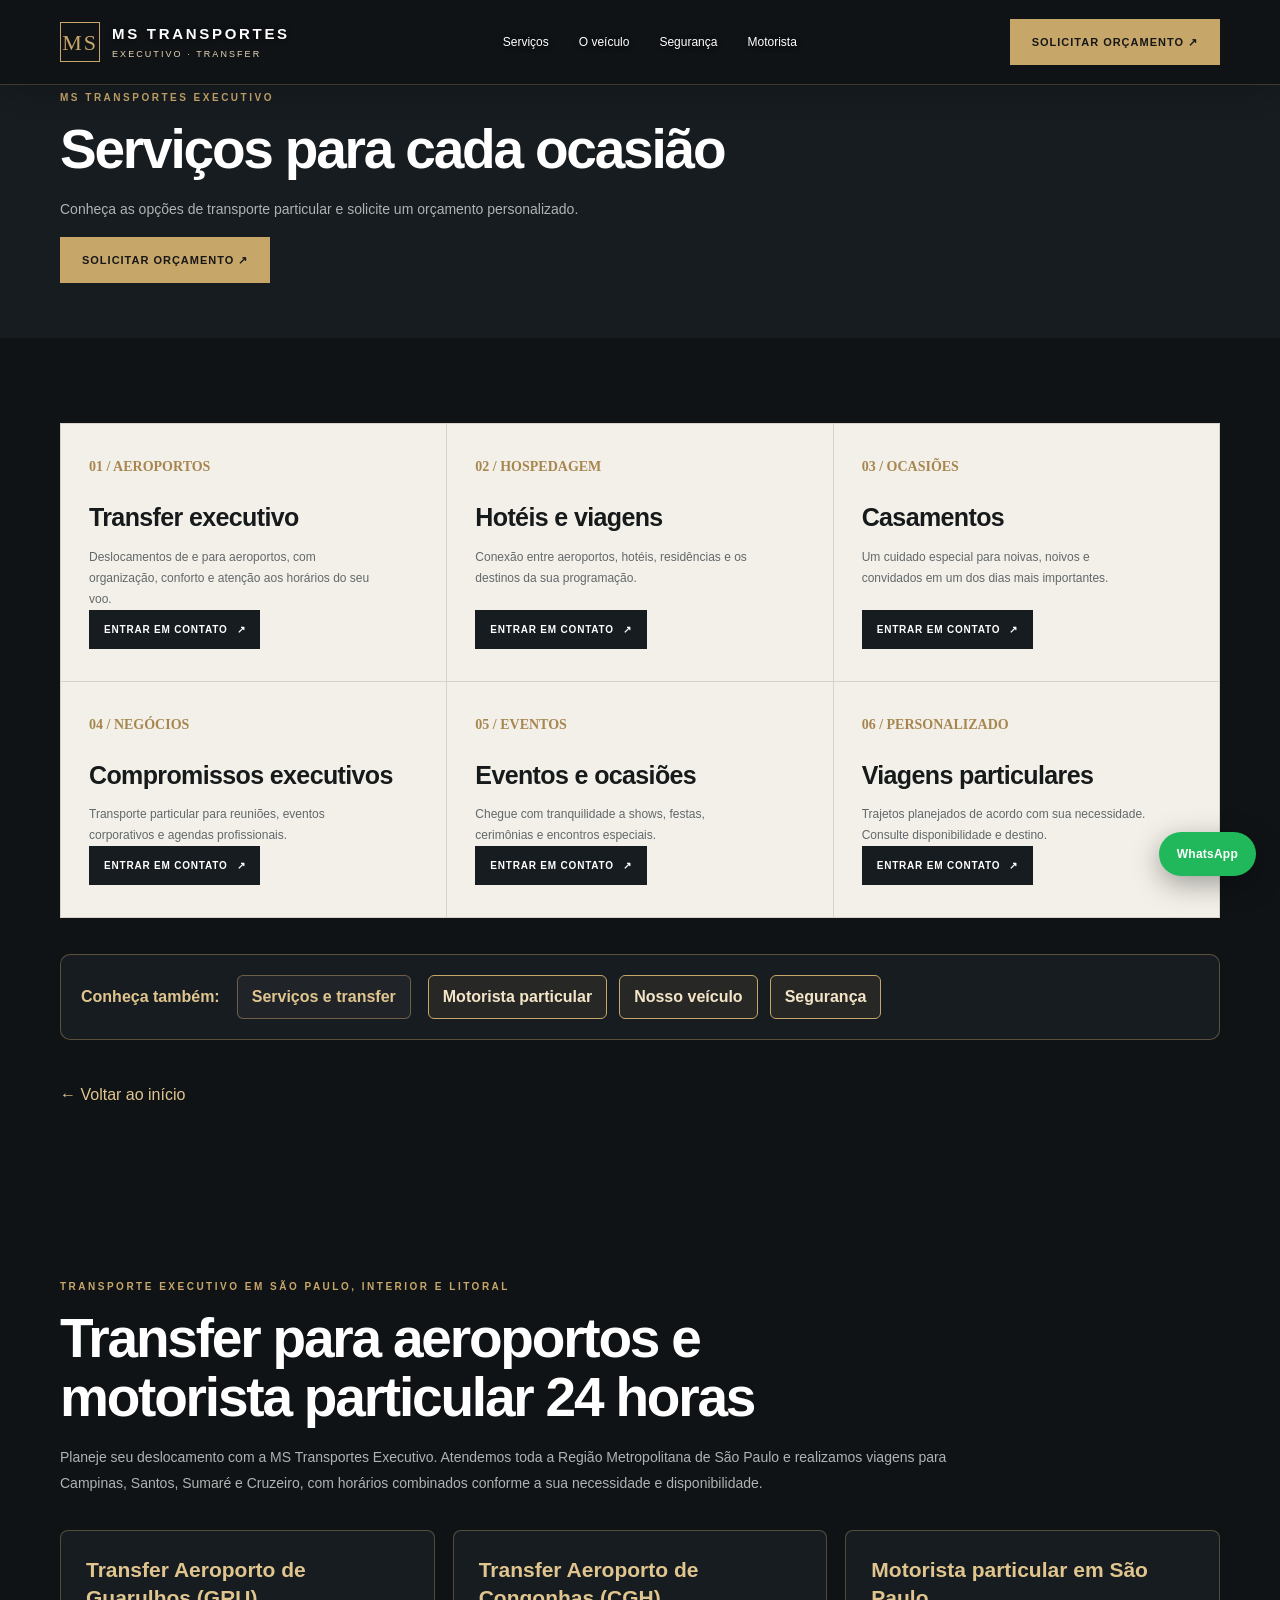
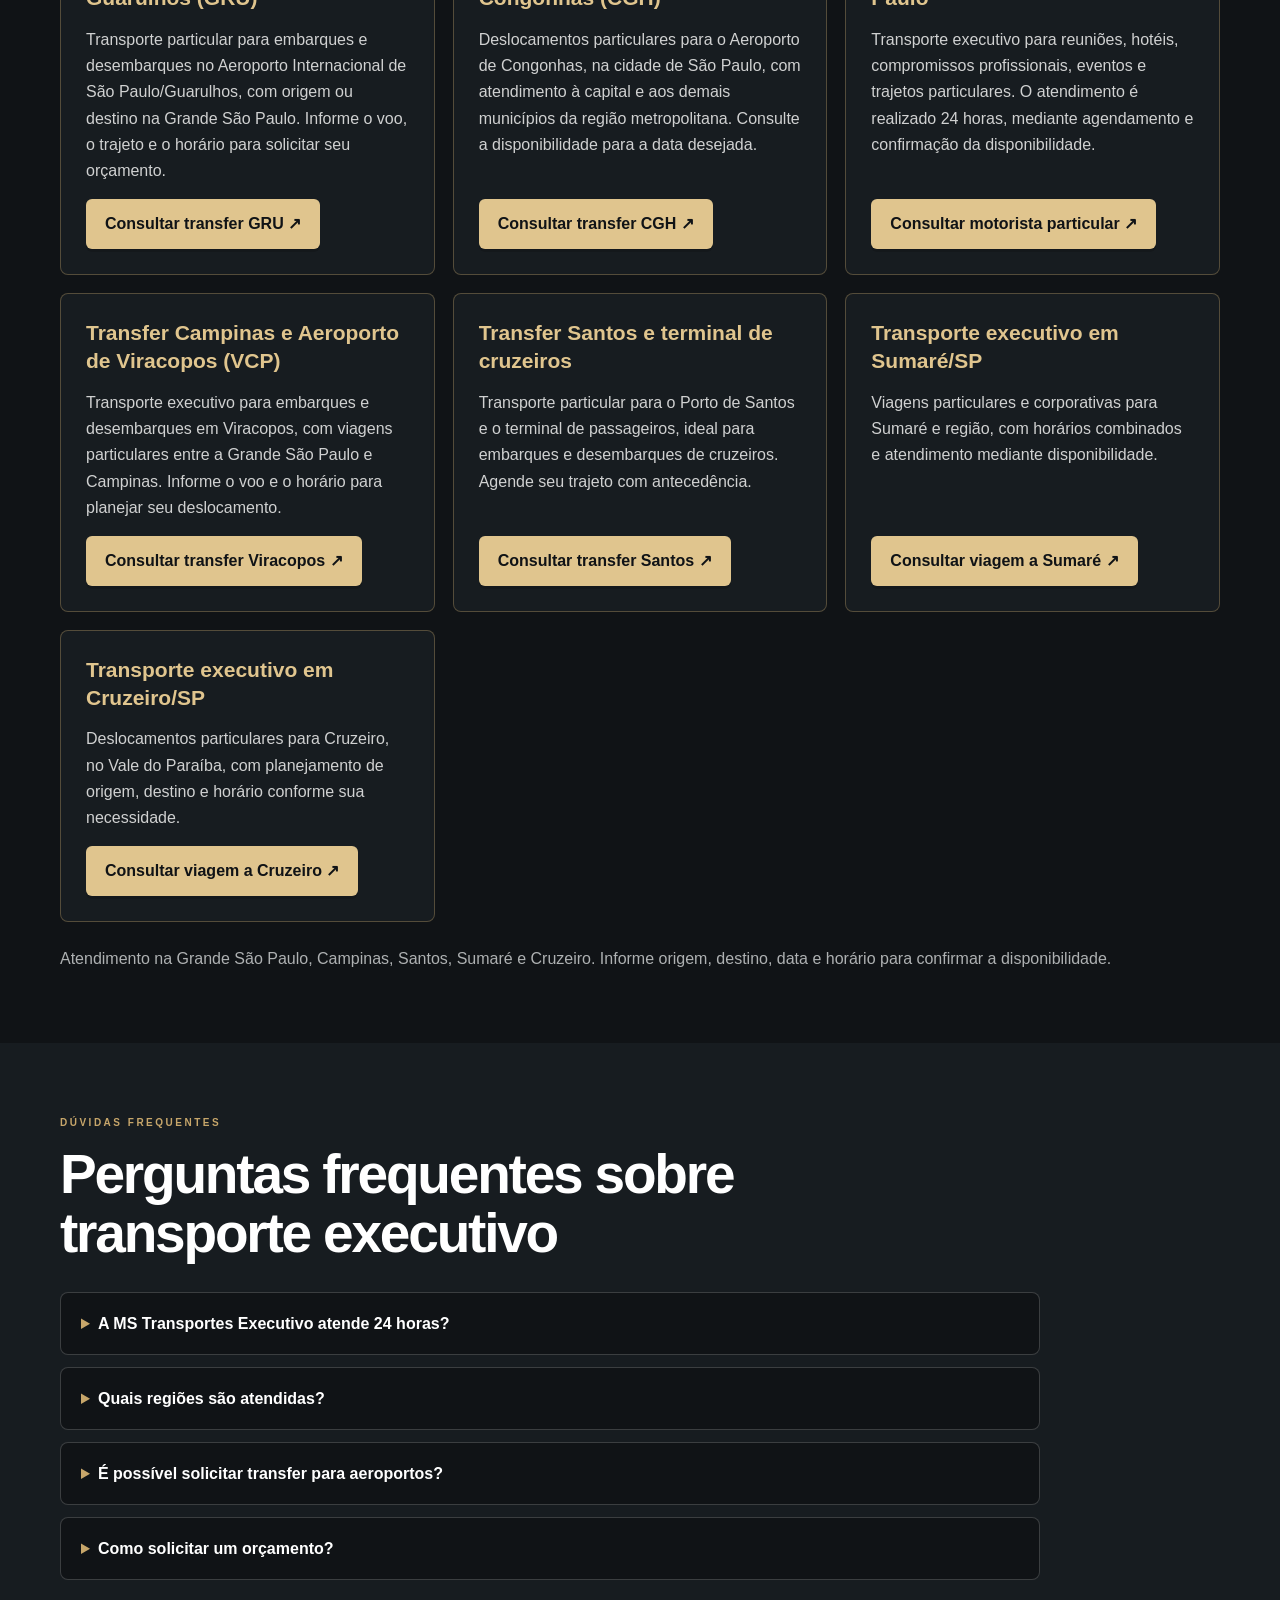
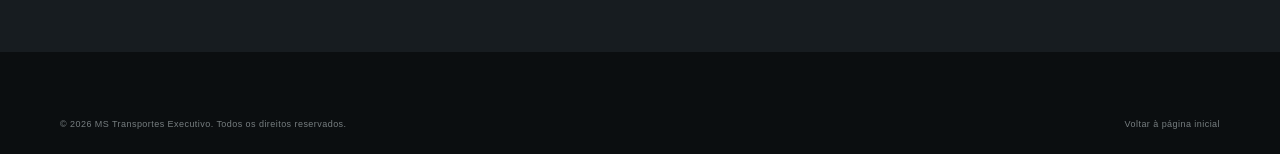
<file: servicos.html>
<!DOCTYPE html><html lang="pt-BR"><head><link rel="icon" type="image/svg+xml" href="/favicon.svg"><meta charset="UTF-8"><meta name="viewport" content="width=device-width,initial-scale=1"><meta name="description" content="Transfer executivo para Guarulhos, Congonhas, Viracopos e Porto de Santos. Motorista particular na Grande São Paulo, Campinas, Sumaré e Cruzeiro."><title>Transfer e Transporte Executivo em SP | MS Transportes</title><link rel="stylesheet" href="/style.css?v=20261123-contrast2"><style>.ms-local-grid a{display:inline-flex!important;align-items:center;justify-content:center;background:#e0c58e!important;color:#101316!important;padding:13px 19px!important;border-radius:6px!important;font-weight:700!important;text-decoration:none!important;min-height:46px;max-width:100%;width:fit-content;box-shadow:0 3px 0 rgba(0,0,0,.15);transition:background .2s ease,transform .2s ease}.ms-local-grid a:hover,.ms-local-grid a:focus-visible{background:#f2dcae!important;transform:translateY(-1px)}@media(max-width:600px){.ms-local-grid a{width:100%}}header{position:sticky;background:#101316}.internal-hero{padding:90px 0 55px;background:#171c20}.internal-body{padding:55px 0 100px}.internal-body .service-grid{margin-top:30px}.internal-body .driver-grid{margin:30px 0}.internal-body .vehicle-premium-heading{margin-bottom:35px}.internal-body .safety-grid{margin-top:30px}.backlink{display:inline-block;margin-top:25px;color:#e0c58e}.internal-body .service{color:#171a1b}</style><link rel="canonical" href="https://www.mstransporteexecutivo.com.br/servicos">
<meta property="og:type" content="website">
<meta property="og:locale" content="pt_BR">
<meta property="og:site_name" content="MS Transportes Executivo">
<meta property="og:title" content="Transfer e Transporte Executivo em SP | MS Transportes">
<meta property="og:description" content="Transfer e transporte executivo na Grande São Paulo, Campinas, Santos, Sumaré e Cruzeiro, incluindo aeroportos e terminal de cruzeiros.">
<meta property="og:url" content="https://www.mstransporteexecutivo.com.br/servicos">
<meta name="twitter:card" content="summary">
<script type="application/ld+json">
{
  "@context": "https://schema.org",
  "@graph": [
    {
      "@type": "WebPage",
      "@id": "https://www.mstransporteexecutivo.com.br/servicos#webpage",
      "url": "https://www.mstransporteexecutivo.com.br/servicos",
      "name": "Serviços de transporte executivo e transfer",
      "isPartOf": {
        "@id": "https://www.mstransporteexecutivo.com.br/#website"
      },
      "inLanguage": "pt-BR"
    }
  ]
}
</script>
<style>.ms-related-links{display:flex!important;align-items:center!important;flex-wrap:wrap!important;gap:12px!important;margin:36px 0 18px!important;padding:20px!important;border:1px solid rgba(199,166,106,.38)!important;border-radius:10px!important;background:#171c20!important;color:#fff!important}.ms-related-links>span{font-weight:700!important;color:#e0c58e!important;margin-right:5px!important}.ms-related-links>a{display:inline-flex!important;align-items:center!important;justify-content:center!important;padding:10px 14px!important;border:1px solid #c7a66a!important;border-radius:6px!important;color:#f4e5c8!important;background:rgba(199,166,106,.09)!important;text-decoration:none!important;font-weight:600!important;line-height:1.35!important;transition:background .2s,color .2s}.ms-related-links>a:hover,.ms-related-links>a:focus-visible{background:#e0c58e!important;color:#101316!important}@media(max-width:650px){.ms-related-links{flex-direction:column!important;align-items:stretch!important;padding:16px!important;gap:10px!important}.ms-related-links>span{margin-bottom:3px!important}.ms-related-links>a{width:100%!important}}</style><style id="ms-mobile-nav-critical">.ms-native-menu{display:none;position:relative;flex-shrink:0}.ms-native-menu>summary{display:grid;place-items:center;width:44px;height:44px;list-style:none;cursor:pointer;border:1px solid #c7a66a;border-radius:6px;background:#101316;color:#e0c58e;font-size:25px;line-height:1}.ms-native-menu>summary::-webkit-details-marker{display:none}.ms-native-menu[open]>summary{background:#e0c58e;color:#101316}.ms-native-menu>nav{position:absolute;top:calc(100% + 10px);right:0;width:min(310px,calc(100vw - 28px));display:flex;flex-direction:column;gap:0;padding:8px;background:#101316;border:1px solid #c7a66a;border-radius:8px;box-shadow:0 16px 35px rgba(0,0,0,.6);z-index:99999}.ms-native-menu>nav>a{display:block;flex:none;padding:13px 14px;font-size:14px;line-height:1.4;font-weight:600;color:#fff;text-decoration:none;white-space:normal;border-bottom:1px solid rgba(255,255,255,.12)}.ms-native-menu>nav>a:last-child{border:0;background:#c7a66a;color:#101316;border-radius:4px;margin-top:7px;text-align:center}@media(max-width:800px){header,header .nav{overflow:visible!important}header .nav{position:relative!important}header .links{display:none!important}.ms-native-menu{display:block!important;z-index:10000!important}}@media(min-width:801px){.ms-native-menu{display:none!important}}</style></head><body><a class="skip-to-content" href="#conteudo-principal">Pular para o conteúdo principal</a><header><div class="wrap nav"><a class="brand" href="/"><span class="monogram">MS</span><span><strong>MS TRANSPORTES</strong><small>EXECUTIVO · TRANSFER</small></span></a><nav class="links" id="ms-primary-nav"><a href="/servicos">Serviços</a><a href="/veiculo">O veículo</a><a href="/seguranca">Segurança</a><a href="/motorista">Motorista</a></nav><a class="nav-cta" href="/#orcamento">Solicitar orçamento ↗</a><details class="ms-native-menu"><summary aria-label="Abrir menu de navegação"><span aria-hidden="true">☰</span></summary><nav aria-label="Menu mobile"><a href="/servicos">Serviços</a><a href="/veiculo">O veículo</a><a href="/seguranca">Segurança</a><a href="/motorista">Motorista</a><a href="/#orcamento">Solicitar orçamento</a></nav></details></div></header><main id="conteudo-principal"><section class="internal-hero"><div class="wrap"><div class="section-kicker">MS Transportes Executivo</div><h1 class="section-title">Serviços para cada ocasião</h1><p class="section-lead">Conheça as opções de transporte particular e solicite um orçamento personalizado.</p><a class="btn" href="/#orcamento">Solicitar orçamento ↗</a></div></section><section class="internal-body"><div class="wrap"><div class="service-grid">
<article class="service"><span class="service-number">01 / AEROPORTOS</span><h3>Transfer executivo</h3><p>Deslocamentos de e para aeroportos, com organização, conforto e atenção aos horários do seu voo.</p><a class="service-action" href="https://wa.me/5511981087323?text=Olá%2C%20Marcos!%20Gostaria%20de%20informações%20sobre%20este%20serviço." target="_blank" rel="noopener">Entrar em contato <span>↗</span></a></article>
<article class="service"><span class="service-number">02 / HOSPEDAGEM</span><h3>Hotéis e viagens</h3><p>Conexão entre aeroportos, hotéis, residências e os destinos da sua programação.</p><a class="service-action" href="https://wa.me/5511981087323?text=Olá%2C%20Marcos!%20Gostaria%20de%20informações%20sobre%20este%20serviço." target="_blank" rel="noopener">Entrar em contato <span>↗</span></a></article>
<article class="service"><span class="service-number">03 / OCASIÕES</span><h3>Casamentos</h3><p>Um cuidado especial para noivas, noivos e convidados em um dos dias mais importantes.</p><a class="service-action" href="https://wa.me/5511981087323?text=Olá%2C%20Marcos!%20Gostaria%20de%20informações%20sobre%20este%20serviço." target="_blank" rel="noopener">Entrar em contato <span>↗</span></a></article>
<article class="service"><span class="service-number">04 / NEGÓCIOS</span><h3>Compromissos executivos</h3><p>Transporte particular para reuniões, eventos corporativos e agendas profissionais.</p><a class="service-action" href="https://wa.me/5511981087323?text=Olá%2C%20Marcos!%20Gostaria%20de%20informações%20sobre%20este%20serviço." target="_blank" rel="noopener">Entrar em contato <span>↗</span></a></article>
<article class="service"><span class="service-number">05 / EVENTOS</span><h3>Eventos e ocasiões</h3><p>Chegue com tranquilidade a shows, festas, cerimônias e encontros especiais.</p><a class="service-action" href="https://wa.me/5511981087323?text=Olá%2C%20Marcos!%20Gostaria%20de%20informações%20sobre%20este%20serviço." target="_blank" rel="noopener">Entrar em contato <span>↗</span></a></article>
<article class="service"><span class="service-number">06 / PERSONALIZADO</span><h3>Viagens particulares</h3><p>Trajetos planejados de acordo com sua necessidade. Consulte disponibilidade e destino.</p><a class="service-action" href="https://wa.me/5511981087323?text=Olá%2C%20Marcos!%20Gostaria%20de%20informações%20sobre%20este%20serviço." target="_blank" rel="noopener">Entrar em contato <span>↗</span></a></article>
</div><nav class="ms-related-links" aria-label="Explore mais sobre a MS Transportes"><span>Conheça também:</span><span class="ms-current-page" aria-current="page">Serviços e transfer</span><a href="/motorista">Motorista particular</a><a href="/veiculo">Nosso veículo</a><a href="/seguranca">Segurança</a></nav><a class="backlink" href="/">← Voltar ao início</a></div></section><section class="ms-local-services" aria-labelledby="ms-local-title"><div class="wrap"><div class="section-kicker">Transporte executivo em São Paulo, interior e litoral</div><h2 class="section-title" id="ms-local-title">Transfer para aeroportos e motorista particular 24 horas</h2><p class="section-lead">Planeje seu deslocamento com a MS Transportes Executivo. Atendemos toda a Região Metropolitana de São Paulo e realizamos viagens para Campinas, Santos, Sumaré e Cruzeiro, com horários combinados conforme a sua necessidade e disponibilidade.</p><div class="ms-local-grid"><article><h3>Transfer Aeroporto de Guarulhos (GRU)</h3><p>Transporte particular para embarques e desembarques no Aeroporto Internacional de São Paulo/Guarulhos, com origem ou destino na Grande São Paulo. Informe o voo, o trajeto e o horário para solicitar seu orçamento.</p><a href="https://wa.me/5511981087323?text=Ol%C3%A1%2C%20Marcos!%20Quero%20um%20or%C3%A7amento%20de%20transfer%20para%20o%20Aeroporto%20de%20Guarulhos%20(GRU)." target="_blank" rel="noopener">Consultar transfer GRU ↗</a></article><article><h3>Transfer Aeroporto de Congonhas (CGH)</h3><p>Deslocamentos particulares para o Aeroporto de Congonhas, na cidade de São Paulo, com atendimento à capital e aos demais municípios da região metropolitana. Consulte a disponibilidade para a data desejada.</p><a href="https://wa.me/5511981087323?text=Ol%C3%A1%2C%20Marcos!%20Quero%20um%20or%C3%A7amento%20de%20transfer%20para%20o%20Aeroporto%20de%20Congonhas%20(CGH)." target="_blank" rel="noopener">Consultar transfer CGH ↗</a></article><article><h3>Motorista particular em São Paulo</h3><p>Transporte executivo para reuniões, hotéis, compromissos profissionais, eventos e trajetos particulares. O atendimento é realizado 24 horas, mediante agendamento e confirmação da disponibilidade.</p><a href="https://wa.me/5511981087323?text=Ol%C3%A1%2C%20Marcos!%20Gostaria%20de%20um%20or%C3%A7amento%20de%20motorista%20particular%20em%20S%C3%A3o%20Paulo." target="_blank" rel="noopener">Consultar motorista particular ↗</a></article><article><h3>Transfer Campinas e Aeroporto de Viracopos (VCP)</h3><p>Transporte executivo para embarques e desembarques em Viracopos, com viagens particulares entre a Grande São Paulo e Campinas. Informe o voo e o horário para planejar seu deslocamento.</p><a href="https://wa.me/5511981087323?text=Ol%C3%A1%2C%20Marcos!%20Gostaria%20de%20um%20or%C3%A7amento%20de%20transfer%20para%20Campinas%20e%20Aeroporto%20de%20Viracopos." target="_blank" rel="noopener">Consultar transfer Viracopos ↗</a></article><article><h3>Transfer Santos e terminal de cruzeiros</h3><p>Transporte particular para o Porto de Santos e o terminal de passageiros, ideal para embarques e desembarques de cruzeiros. Agende seu trajeto com antecedência.</p><a href="https://wa.me/5511981087323?text=Ol%C3%A1%2C%20Marcos!%20Gostaria%20de%20um%20or%C3%A7amento%20de%20transfer%20para%20o%20terminal%20de%20cruzeiros%20de%20Santos." target="_blank" rel="noopener">Consultar transfer Santos ↗</a></article><article><h3>Transporte executivo em Sumaré/SP</h3><p>Viagens particulares e corporativas para Sumaré e região, com horários combinados e atendimento mediante disponibilidade.</p><a href="https://wa.me/5511981087323?text=Ol%C3%A1%2C%20Marcos!%20Gostaria%20de%20um%20or%C3%A7amento%20de%20transporte%20executivo%20para%20Sumar%C3%A9." target="_blank" rel="noopener">Consultar viagem a Sumaré ↗</a></article><article><h3>Transporte executivo em Cruzeiro/SP</h3><p>Deslocamentos particulares para Cruzeiro, no Vale do Paraíba, com planejamento de origem, destino e horário conforme sua necessidade.</p><a href="https://wa.me/5511981087323?text=Ol%C3%A1%2C%20Marcos!%20Gostaria%20de%20um%20or%C3%A7amento%20de%20transporte%20executivo%20para%20Cruzeiro%2FSP." target="_blank" rel="noopener">Consultar viagem a Cruzeiro ↗</a></article></div><p class="ms-local-note">Atendimento na Grande São Paulo, Campinas, Santos, Sumaré e Cruzeiro. Informe origem, destino, data e horário para confirmar a disponibilidade.</p></div></section><section class="ms-faq" aria-labelledby="ms-faq-title"><div class="wrap"><div class="section-kicker">Dúvidas frequentes</div><h2 class="section-title" id="ms-faq-title">Perguntas frequentes sobre transporte executivo</h2><div class="ms-faq-list"><details><summary>A MS Transportes Executivo atende 24 horas?</summary><p>Sim. O atendimento é 24 horas, inclusive para viagens noturnas e de madrugada, mediante consulta de disponibilidade e confirmação do serviço.</p></details><details><summary>Quais regiões são atendidas?</summary><p>A MS Transportes Executivo atende toda a Grande São Paulo e realiza viagens para Campinas (incluindo o Aeroporto de Viracopos), Santos (incluindo o terminal de cruzeiros), Sumaré e Cruzeiro, no Vale do Paraíba. Consulte a disponibilidade para seu trajeto.</p></details><details><summary>É possível solicitar transfer para aeroportos?</summary><p>Sim. Oferecemos transporte particular de ida e volta para aeroportos, com planejamento conforme o trajeto, a data e o horário informado pelo passageiro.</p></details><details><summary>Como solicitar um orçamento?</summary><p>Entre em contato pelo WhatsApp e informe a origem, o destino, a data, o horário e o número de passageiros. A equipe confirmará a disponibilidade e as condições do atendimento.</p></details></div></div></section>
</main><footer><div class="wrap"><div class="footer-bottom"><span>© 2026 MS Transportes Executivo. Todos os direitos reservados.</span><a href="/">Voltar à página inicial</a></div></div></footer><a class="whatsapp-float" href="https://wa.me/5511981087323" target="_blank" rel="noopener" aria-label="Falar pelo WhatsApp">WhatsApp</a><script src="/script.js?v=20261123-menu2" defer></script></body></html>
</file>
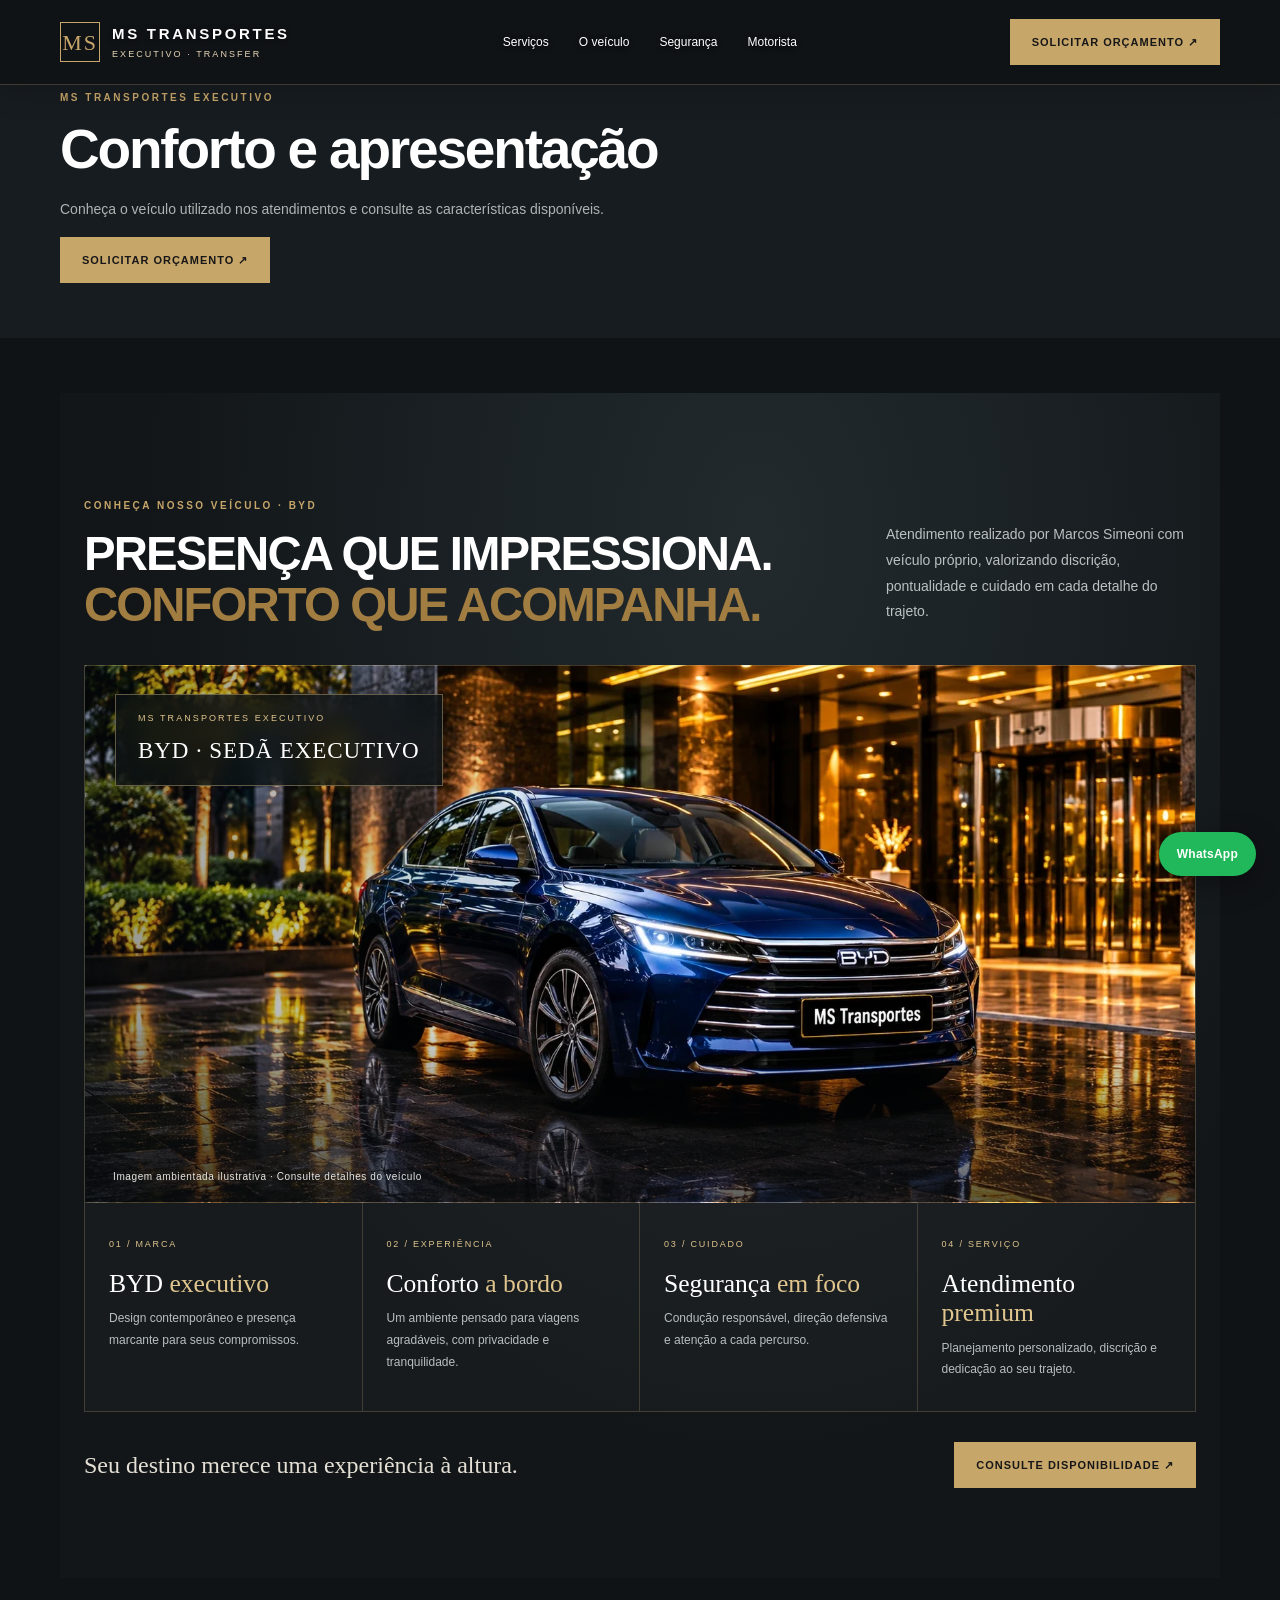
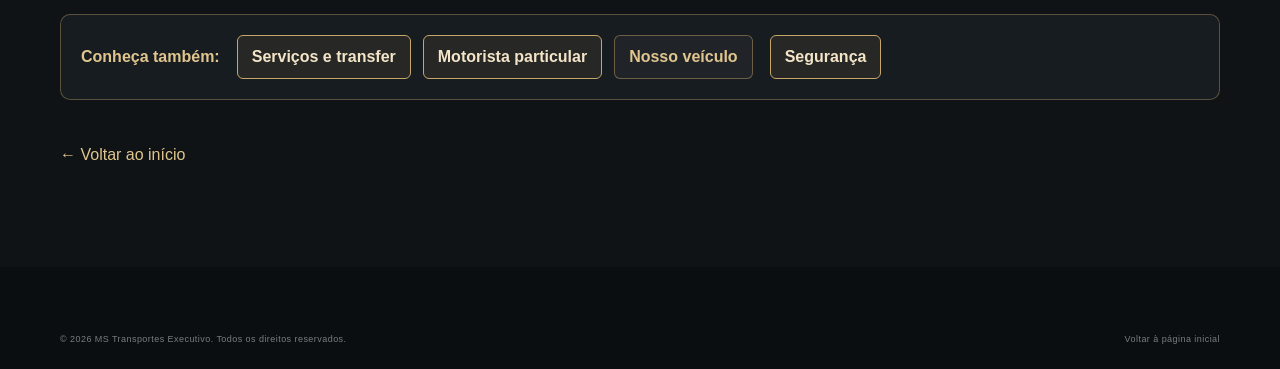
<file: veiculo.html>
<!DOCTYPE html><html lang="pt-BR"><head><link rel="icon" type="image/svg+xml" href="/favicon.svg"><meta charset="UTF-8"><meta name="viewport" content="width=device-width,initial-scale=1"><meta name="description" content="Conheça o veículo BYD apresentado pela MS Transportes Executivo e saiba mais sobre conforto, privacidade e atendimento particular. Consulte a disponibilidade."><title>Veículo BYD para Transporte Executivo | MS Transportes</title><link rel="stylesheet" href="/style.css?v=20261123-contrast2"><style>header{position:sticky;background:#101316}.internal-hero{padding:90px 0 55px;background:#171c20}.internal-body{padding:55px 0 100px}.internal-body .service-grid{margin-top:30px}.internal-body .driver-grid{margin:30px 0}.internal-body .vehicle-premium-heading{margin-bottom:35px}.internal-body .safety-grid{margin-top:30px}.backlink{display:inline-block;margin-top:25px;color:#e0c58e}.internal-body .service{color:#171a1b}</style><link rel="canonical" href="https://www.mstransporteexecutivo.com.br/veiculo">
<meta property="og:type" content="website">
<meta property="og:locale" content="pt_BR">
<meta property="og:site_name" content="MS Transportes Executivo">
<meta property="og:title" content="Veículo BYD para Transporte Executivo | MS Transportes">
<meta property="og:description" content="Conheça o veículo BYD apresentado pela MS Transportes Executivo e saiba mais sobre conforto, privacidade e atendimento particular. Consulte a disponibilidade.">
<meta property="og:url" content="https://www.mstransporteexecutivo.com.br/veiculo">
<meta name="twitter:card" content="summary">
<script type="application/ld+json">
{
  "@context": "https://schema.org",
  "@graph": [
    {
      "@type": "WebPage",
      "@id": "https://www.mstransporteexecutivo.com.br/veiculo#webpage",
      "url": "https://www.mstransporteexecutivo.com.br/veiculo",
      "name": "Veículo BYD para transporte executivo",
      "isPartOf": {
        "@id": "https://www.mstransporteexecutivo.com.br/#website"
      },
      "inLanguage": "pt-BR"
    }
  ]
}
</script>
<style>.ms-related-links{display:flex!important;align-items:center!important;flex-wrap:wrap!important;gap:12px!important;margin:36px 0 18px!important;padding:20px!important;border:1px solid rgba(199,166,106,.38)!important;border-radius:10px!important;background:#171c20!important;color:#fff!important}.ms-related-links>span{font-weight:700!important;color:#e0c58e!important;margin-right:5px!important}.ms-related-links>a{display:inline-flex!important;align-items:center!important;justify-content:center!important;padding:10px 14px!important;border:1px solid #c7a66a!important;border-radius:6px!important;color:#f4e5c8!important;background:rgba(199,166,106,.09)!important;text-decoration:none!important;font-weight:600!important;line-height:1.35!important;transition:background .2s,color .2s}.ms-related-links>a:hover,.ms-related-links>a:focus-visible{background:#e0c58e!important;color:#101316!important}@media(max-width:650px){.ms-related-links{flex-direction:column!important;align-items:stretch!important;padding:16px!important;gap:10px!important}.ms-related-links>span{margin-bottom:3px!important}.ms-related-links>a{width:100%!important}}</style><style id="ms-mobile-nav-critical">.ms-native-menu{display:none;position:relative;flex-shrink:0}.ms-native-menu>summary{display:grid;place-items:center;width:44px;height:44px;list-style:none;cursor:pointer;border:1px solid #c7a66a;border-radius:6px;background:#101316;color:#e0c58e;font-size:25px;line-height:1}.ms-native-menu>summary::-webkit-details-marker{display:none}.ms-native-menu[open]>summary{background:#e0c58e;color:#101316}.ms-native-menu>nav{position:absolute;top:calc(100% + 10px);right:0;width:min(310px,calc(100vw - 28px));display:flex;flex-direction:column;gap:0;padding:8px;background:#101316;border:1px solid #c7a66a;border-radius:8px;box-shadow:0 16px 35px rgba(0,0,0,.6);z-index:99999}.ms-native-menu>nav>a{display:block;flex:none;padding:13px 14px;font-size:14px;line-height:1.4;font-weight:600;color:#fff;text-decoration:none;white-space:normal;border-bottom:1px solid rgba(255,255,255,.12)}.ms-native-menu>nav>a:last-child{border:0;background:#c7a66a;color:#101316;border-radius:4px;margin-top:7px;text-align:center}@media(max-width:800px){header,header .nav{overflow:visible!important}header .nav{position:relative!important}header .links{display:none!important}.ms-native-menu{display:block!important;z-index:10000!important}}@media(min-width:801px){.ms-native-menu{display:none!important}}</style></head><body><a class="skip-to-content" href="#conteudo-principal">Pular para o conteúdo principal</a><header><div class="wrap nav"><a class="brand" href="/"><span class="monogram">MS</span><span><strong>MS TRANSPORTES</strong><small>EXECUTIVO · TRANSFER</small></span></a><nav class="links" id="ms-primary-nav"><a href="/servicos">Serviços</a><a href="/veiculo">O veículo</a><a href="/seguranca">Segurança</a><a href="/motorista">Motorista</a></nav><a class="nav-cta" href="/#orcamento">Solicitar orçamento ↗</a><details class="ms-native-menu"><summary aria-label="Abrir menu de navegação"><span aria-hidden="true">☰</span></summary><nav aria-label="Menu mobile"><a href="/servicos">Serviços</a><a href="/veiculo">O veículo</a><a href="/seguranca">Segurança</a><a href="/motorista">Motorista</a><a href="/#orcamento">Solicitar orçamento</a></nav></details></div></header><main id="conteudo-principal"><section class="internal-hero"><div class="wrap"><div class="section-kicker">MS Transportes Executivo</div><h1 class="section-title">Conforto e apresentação</h1><p class="section-lead">Conheça o veículo utilizado nos atendimentos e consulte as características disponíveis.</p><a class="btn" href="/#orcamento">Solicitar orçamento ↗</a></div></section><section class="internal-body"><div class="wrap"><div class="vehicle-premium-heading"><section class="vehicle vehicle-premium" id="veiculo"><div class="wrap"><div class="vehicle-premium-heading"><div><div class="section-kicker">Conheça nosso veículo · BYD</div><h2 class="section-title">PRESENÇA QUE IMPRESSIONA.<br><span class="highlight-gold">CONFORTO QUE ACOMPANHA.</span></h2></div><p>Atendimento realizado por Marcos Simeoni com veículo próprio, valorizando discrição, pontualidade e cuidado em cada detalhe do trajeto.</p></div><div class="vehicle-premium-visual" role="img" aria-label="Imagem conceitual de sedã BYD azul diante de entrada executiva iluminada"><div class="vehicle-premium-label"><span>MS TRANSPORTES EXECUTIVO</span><strong>BYD · SEDÃ EXECUTIVO</strong></div><span class="vehicle-visual-caption">Imagem ambientada ilustrativa · Consulte detalhes do veículo</span></div><div class="vehicle-premium-features"><article><span class="vehicle-feature-num">01 / MARCA</span><h3>BYD <em>executivo</em></h3><p>Design contemporâneo e presença marcante para seus compromissos.</p></article><article><span class="vehicle-feature-num">02 / EXPERIÊNCIA</span><h3>Conforto <em>a bordo</em></h3><p>Um ambiente pensado para viagens agradáveis, com privacidade e tranquilidade.</p></article><article><span class="vehicle-feature-num">03 / CUIDADO</span><h3>Segurança <em>em foco</em></h3><p>Condução responsável, direção defensiva e atenção a cada percurso.</p></article><article><span class="vehicle-feature-num">04 / SERVIÇO</span><h3>Atendimento <em>premium</em></h3><p>Planejamento personalizado, discrição e dedicação ao seu trajeto.</p></article></div><div class="vehicle-premium-bottom"><p>Seu destino merece uma experiência à altura.</p><a class="btn" href="/#orcamento">Consulte disponibilidade ↗</a></div></div></section></div><nav class="ms-related-links" aria-label="Explore mais sobre a MS Transportes"><span>Conheça também:</span><a href="/servicos">Serviços e transfer</a><a href="/motorista">Motorista particular</a><span class="ms-current-page" aria-current="page">Nosso veículo</span><a href="/seguranca">Segurança</a></nav><a class="backlink" href="/">← Voltar ao início</a></div></section></main><footer><div class="wrap"><div class="footer-bottom"><span>© 2026 MS Transportes Executivo. Todos os direitos reservados.</span><a href="/">Voltar à página inicial</a></div></div></footer><a class="whatsapp-float" href="https://wa.me/5511981087323" target="_blank" rel="noopener" aria-label="Falar pelo WhatsApp">WhatsApp</a><script src="/script.js?v=20261123-menu2" defer></script></body></html>
</file>
<file: style.css>
:root{--ink:#101316;--ink2:#171c20;--paper:#f3f0e9;--white:#fff;--gold:#c7a66a;--gold2:#e0c58e;--muted:#aeb1b2;--line:rgba(255,255,255,.14);--serif:Georgia,'Times New Roman',serif;--sans:Arial,Helvetica,sans-serif}
*{box-sizing:border-box}html{scroll-behavior:smooth}body{margin:0;background:var(--ink);color:var(--white);font-family:var(--sans);line-height:1.5}a{color:inherit;text-decoration:none}button,input,select,textarea{font:inherit}.wrap{width:min(1160px,calc(100% - 48px));margin:auto}
header{position:absolute;z-index:5;top:0;left:0;width:100%;border-bottom:1px solid rgba(255,255,255,.12)}.nav{height:84px;display:flex;align-items:center;justify-content:space-between}.brand{display:flex;align-items:center;gap:12px;letter-spacing:.12em}.monogram{width:40px;height:40px;border:1px solid var(--gold);display:grid;place-items:center;color:var(--gold);font-family:var(--serif);font-size:22px}.brand strong{display:block;font-size:15px;letter-spacing:.18em}.brand small{display:block;color:#c5c4c0;font-size:9px;letter-spacing:.23em;margin-top:3px}.links{display:flex;gap:30px;align-items:center;font-size:12px;color:#e2e1de}.links a:hover{color:var(--gold2)}.nav-cta,.btn{display:inline-flex;align-items:center;justify-content:center;gap:12px;padding:14px 21px;background:var(--gold);color:#171717;font-weight:700;font-size:11px;letter-spacing:.09em;text-transform:uppercase;border:1px solid var(--gold);transition:.25s}.nav-cta:hover,.btn:hover{background:var(--gold2);transform:translateY(-2px)}.menu{display:none;background:none;border:0;color:white;font-size:25px}
.hero{min-height:740px;display:flex;align-items:center;position:relative;overflow:hidden;background:#15191c}.hero:before{content:"";position:absolute;inset:0;background:linear-gradient(90deg,rgba(8,11,13,.97) 0%,rgba(8,11,13,.82) 38%,rgba(8,11,13,.2) 74%,rgba(8,11,13,.25)),linear-gradient(0deg,#101316 0%,transparent 27%);z-index:1}.hero-photo{position:absolute;right:-2%;bottom:35px;width:70%;height:78%;object-fit:contain;object-position:center right;filter:drop-shadow(0 25px 45px rgba(0,0,0,.55));opacity:.96}.hero-content{position:relative;z-index:2;padding-top:100px;max-width:570px}.eyebrow{font-size:10px;letter-spacing:.28em;color:var(--gold2);text-transform:uppercase;margin-bottom:22px}.hero h1{font-family:var(--serif);font-weight:400;font-size:clamp(44px,6.2vw,78px);line-height:.98;letter-spacing:-.035em;margin:0 0 24px}.hero h1 em{font-style:normal;color:var(--gold2)}.hero p{max-width:430px;color:#c4c6c5;font-size:15px;line-height:1.8;margin:0 0 30px}.hero-actions{display:flex;gap:13px;flex-wrap:wrap}.btn-outline{display:inline-flex;align-items:center;justify-content:center;padding:14px 21px;border:1px solid rgba(255,255,255,.48);font-size:11px;letter-spacing:.09em;text-transform:uppercase}.btn-outline:hover{border-color:var(--gold);color:var(--gold2)}.hero-note{margin-top:56px;display:flex;gap:24px;color:#c5c7c6;font-size:10px;letter-spacing:.12em;text-transform:uppercase}.hero-note span{display:flex;align-items:center;gap:9px}.hero-note i{width:5px;height:5px;border-radius:50%;background:var(--gold)}
.trust{background:#1b2023;border-top:1px solid var(--line);border-bottom:1px solid var(--line)}.trust-grid{display:grid;grid-template-columns:repeat(4,1fr)}.trust-item{padding:25px 22px;border-right:1px solid var(--line);display:flex;gap:13px;align-items:center}.trust-item:last-child{border:0}.trust-icon{font-family:var(--serif);font-size:25px;color:var(--gold)}.trust-item b{display:block;font-size:11px;letter-spacing:.07em;text-transform:uppercase}.trust-item small{display:block;color:#aeb2b2;font-size:11px;margin-top:3px}
section{padding:105px 0}.section-kicker{color:var(--gold);font-size:10px;letter-spacing:.25em;text-transform:uppercase;margin-bottom:15px}.section-title{font-family:var(--serif);font-size:clamp(36px,4.4vw,55px);line-height:1.05;font-weight:400;margin:0 0 18px;letter-spacing:-.025em}.section-lead{color:#aeb3b3;max-width:550px;font-size:14px;line-height:1.8}.services{background:var(--paper);color:#171a1b}.services .section-lead{color:#62686a}.services-head{display:flex;justify-content:space-between;align-items:end;gap:35px;margin-bottom:42px}.services .section-kicker{color:#927341}.service-grid{display:grid;grid-template-columns:repeat(3,1fr);gap:1px;background:#d8d3c9;border:1px solid #d8d3c9}.service{background:var(--paper);padding:32px 28px;min-height:210px;transition:.25s}.service:hover{background:#fff}.service-number{font-family:var(--serif);color:#a78650;font-size:14px}.service h3{font-family:var(--serif);font-weight:400;font-size:25px;margin:22px 0 10px}.service p{font-size:12px;line-height:1.75;color:#62686a;margin:0;max-width:290px}.service-arrow{display:block;margin-top:22px;color:#967648;font-size:18px}
.vehicle{background:#121619}.vehicle-grid{display:grid;grid-template-columns:1fr 1.05fr;gap:70px;align-items:center}.vehicle-image{background:radial-gradient(ellipse at center,#3c4448 0%,#20272b 48%,#111518 76%);padding:24px;position:relative}.vehicle-image img{width:100%;display:block;mix-blend-mode:screen}.vehicle-caption{position:absolute;bottom:12px;left:30px;color:#c6c9c7;font-size:9px;letter-spacing:.2em;text-transform:uppercase}.vehicle-copy .section-title{max-width:470px}.vehicle-copy p{color:#b3b8b8;font-size:13px;line-height:1.85}.specs{display:grid;grid-template-columns:1fr 1fr;gap:0;margin:28px 0 30px;border-top:1px solid var(--line)}.spec{padding:16px 8px 16px 0;border-bottom:1px solid var(--line);font-size:12px;color:#d9d9d5}.spec b{display:block;color:var(--gold2);font-weight:500;margin-bottom:3px}
.safety{background:#e9e5dc;color:#171a1b}.safety-grid{display:grid;grid-template-columns:.85fr 1.15fr;gap:75px;align-items:start}.safety .section-kicker{color:#967648}.safety .section-lead{color:#5d6262}.safety-list{display:grid;grid-template-columns:1fr 1fr;gap:12px}.safety-card{background:#f7f5f0;padding:25px 22px;min-height:155px;border:1px solid #ded9cf}.safety-card .symbol{font-size:23px;color:#9c7a45}.safety-card h3{font-family:var(--serif);font-weight:400;font-size:20px;margin:12px 0 6px}.safety-card p{font-size:11px;color:#62686a;line-height:1.7;margin:0}
.driver{background:#191f23}.driver-grid{display:grid;grid-template-columns:.95fr 1.05fr;gap:70px;align-items:center}.driver-image{height:430px;overflow:hidden;position:relative;background:#0d1217}.driver-image img{width:100%;height:100%;object-fit:cover;object-position:24% center;opacity:.85}.driver-image:after{content:"";position:absolute;inset:0;background:linear-gradient(0deg,rgba(10,14,18,.6),transparent 50%)}.driver-copy p{color:#b8bdbd;font-size:13px;line-height:1.85}.quote{font-family:var(--serif);font-size:26px;color:var(--gold2);line-height:1.35;margin:25px 0}
.contact{position:relative;overflow:hidden;background:linear-gradient(105deg,rgba(10,14,16,.97),rgba(10,14,16,.75)),url(assets/imagem-1.webp) center 55%/cover}.contact-grid{display:grid;grid-template-columns:1fr .8fr;gap:65px;align-items:center}.contact .section-title{max-width:550px}.contact .section-lead{color:#c2c5c4}.contact-card{background:rgba(245,242,234,.97);color:#171a1b;padding:32px}.contact-card h3{font-family:var(--serif);font-size:27px;font-weight:400;margin:0 0 8px}.contact-card p{font-size:12px;color:#64696a;margin:0 0 22px}.field{margin-bottom:13px}.field label{display:block;font-size:9px;letter-spacing:.12em;text-transform:uppercase;margin-bottom:6px;color:#5f6261}.field input,.field select,.field textarea{width:100%;padding:12px;border:1px solid #d5d1c8;background:#fff;color:#202426;font-size:12px;outline:none}.field input:focus,.field select:focus,.field textarea:focus{border-color:#a9874e}.field textarea{min-height:75px;resize:vertical}.contact-card .btn{width:100%;border:0;cursor:pointer}.contact-details{display:flex;gap:24px;flex-wrap:wrap;margin-top:25px;color:#d4d6d4;font-size:11px}.contact-details span{display:flex;align-items:center;gap:8px}
footer{background:#0b0e10;padding:48px 0 22px}.footer-top{display:flex;justify-content:space-between;gap:35px;padding-bottom:36px;border-bottom:1px solid var(--line)}.footer-brand p{color:#9ea4a4;font-size:11px;max-width:250px;line-height:1.8}.footer-links{display:flex;gap:60px}.footer-links b{font-size:10px;letter-spacing:.12em;color:var(--gold2);text-transform:uppercase}.footer-links a{display:block;color:#aeb3b3;font-size:11px;margin-top:10px}.footer-bottom{display:flex;justify-content:space-between;color:#777e80;font-size:9px;padding-top:18px;letter-spacing:.05em}
@media(max-width:800px){.wrap{width:min(100% - 34px,620px)}.links{display:none}.menu{display:block}.nav-cta{margin-left:auto;margin-right:15px;padding:12px 13px;font-size:9px}.hero{min-height:760px;align-items:flex-start}.hero-photo{width:115%;height:48%;right:-17%;bottom:55px;object-position:center}.hero:before{background:linear-gradient(180deg,rgba(8,11,13,.96) 0%,rgba(8,11,13,.8) 38%,rgba(8,11,13,.2) 78%,#101316 100%)}.hero-content{padding-top:145px}.hero h1{font-size:54px}.hero p{font-size:13px}.hero-note{margin-top:28px;gap:13px;flex-wrap:wrap;font-size:8px}.trust-grid{grid-template-columns:1fr 1fr}.trust-item{padding:17px 10px;border-bottom:1px solid var(--line)}.trust-item:nth-child(2){border-right:0}.trust-item:nth-child(3),.trust-item:nth-child(4){border-bottom:0}.trust-item b{font-size:9px}.trust-item small{font-size:9px}section{padding:75px 0}.services-head{display:block}.services-head .section-lead{margin-bottom:25px}.service-grid{grid-template-columns:1fr 1fr}.service{padding:23px 18px;min-height:195px}.service h3{font-size:21px}.vehicle-grid,.safety-grid,.driver-grid,.contact-grid{grid-template-columns:1fr;gap:35px}.vehicle-grid{gap:35px}.vehicle-image{order:2}.vehicle-copy{order:1}.safety-list{gap:9px}.safety-card{padding:18px 15px;min-height:160px}.driver-image{height:340px}.contact-grid{gap:35px}.contact-card{padding:25px 20px}.footer-top{display:block}.footer-links{margin-top:30px;gap:35px;flex-wrap:wrap}.footer-bottom{gap:15px;flex-wrap:wrap}}
@media(max-width:420px){.hero h1{font-size:46px}.service-grid{grid-template-columns:1fr}.service{min-height:160px}.service h3{margin-top:12px}.specs{grid-template-columns:1fr 1fr}.footer-links{gap:25px}}

/* Refinamentos de legibilidade e conversão */
body{font-weight:500}
.hero h1{font-family:var(--sans);font-weight:800;letter-spacing:-.045em;line-height:1.02}
.section-title{font-family:var(--sans);font-weight:800;letter-spacing:-.04em;line-height:1.08}
.service h3,.safety-card h3,.contact-card h3{font-family:var(--sans);font-weight:700;letter-spacing:-.025em}
.hero p,.section-lead,.vehicle-copy p,.driver-copy p{font-weight:500}
.eyebrow,.section-kicker,.service-number{font-weight:700}
.service{display:flex;flex-direction:column;align-items:flex-start}
.service .service-action{display:inline-flex;align-items:center;gap:9px;margin-top:auto;padding:11px 14px;background:#171c20;color:#fff;border:1px solid #171c20;font-size:10px;font-weight:700;letter-spacing:.08em;text-transform:uppercase;transition:.2s}
.service .service-action:hover{background:var(--gold);border-color:var(--gold);color:#171717;transform:translateY(-2px)}
.service .service-arrow{display:none}
.service h3{color:#171a1b}
.service h3 strong,.highlight-gold{color:#a27d42}
.whatsapp-float{position:fixed;right:24px;bottom:24px;z-index:20;display:flex;align-items:center;gap:10px;padding:13px 18px;border-radius:999px;background:#20b85a;color:#fff;font-size:12px;font-weight:800;letter-spacing:.02em;box-shadow:0 8px 28px rgba(0,0,0,.35);transition:.2s}
.whatsapp-float:hover{background:#169b49;transform:translateY(-3px)}
.whatsapp-float svg{width:20px;height:20px;fill:currentColor}
.driver-image img{object-position:center 28%;filter:none;opacity:1}
@media(max-width:800px){.whatsapp-float{right:14px;bottom:14px;padding:13px;border-radius:50%;width:52px;height:52px;justify-content:center}.whatsapp-float span{display:none}.hero h1{font-size:clamp(42px,11vw,56px)}}


/* Hero premium: composição aproximada do veículo e destaques editoriais */
.hero{isolation:isolate}
.hero-photo{right:-1%;bottom:20px;width:78%;height:85%;object-position:center right}
.hero:before{background:linear-gradient(90deg,rgba(8,11,13,.97) 0%,rgba(8,11,13,.88) 32%,rgba(8,11,13,.35) 61%,rgba(8,11,13,.08) 100%),linear-gradient(0deg,#101316 0%,transparent 28%)}
.hero-content{max-width:535px}
.hero-highlights{position:absolute;z-index:3;inset:0;pointer-events:none}
.hero-highlight{position:absolute;display:flex;align-items:center;gap:10px;padding:12px 16px;background:rgba(19,24,27,.76);border:1px solid rgba(224,197,142,.36);box-shadow:0 14px 35px rgba(0,0,0,.22);backdrop-filter:blur(12px);-webkit-backdrop-filter:blur(12px);border-radius:8px;color:#f7f4ec;font-size:11px;font-weight:700;letter-spacing:.045em;white-space:nowrap}
.hero-highlight:before{content:'✓';display:grid;place-items:center;flex:0 0 21px;width:21px;height:21px;border-radius:50%;background:rgba(224,197,142,.16);color:var(--gold2);font-size:12px}
.hero-highlight--one{right:7%;top:23%}.hero-highlight--two{right:3%;bottom:24%}.hero-highlight--three{right:31%;bottom:12%}
@media(max-width:1100px) and (min-width:801px){.hero-photo{width:77%;right:-10%}.hero-highlight--one{right:3%}.hero-highlight--three{right:21%}}
@media(max-width:800px){.hero{min-height:790px}.hero-photo{width:118%;height:49%;right:-16%;bottom:34px;object-position:center}.hero:before{background:linear-gradient(180deg,rgba(8,11,13,.97) 0%,rgba(8,11,13,.88) 38%,rgba(8,11,13,.22) 75%,#101316 100%)}.hero-content{max-width:100%}.hero-highlights{z-index:3}.hero-highlight{font-size:9px;padding:8px 10px;gap:7px}.hero-highlight:before{width:17px;height:17px;flex-basis:17px;font-size:10px}.hero-highlight--one{top:auto;bottom:32%;right:3%}.hero-highlight--two{bottom:13%;right:3%}.hero-highlight--three{bottom:7%;right:auto;left:4%}}
@media(max-width:420px){.hero{min-height:810px}.hero-highlight--one{bottom:29%}.hero-highlight--two{bottom:14%}.hero-highlight--three{bottom:8%}.hero-note{max-width:290px}}

/* Banner com ambiente urbano e depoimentos demonstrativos */
.hero{background:#0b1116 url("assets/imagem-2.png") center 45%/cover no-repeat;min-height:750px}
.hero:before{background:linear-gradient(90deg,rgba(7,11,15,.98) 0%,rgba(7,11,15,.94) 29%,rgba(7,11,15,.62) 48%,rgba(7,11,15,.12) 75%),linear-gradient(0deg,#101316 0%,transparent 34%);z-index:1}
.hero .wrap{position:relative;z-index:3;width:min(1360px,calc(100% - 70px))}
.hero-content{max-width:650px;padding-top:100px}
.hero h1{font-size:clamp(48px,5.3vw,77px);letter-spacing:-.04em}
.hero-photo{width:60%;height:73%;right:-4%;bottom:38px;object-fit:contain;object-position:center right;z-index:2;filter:drop-shadow(0 23px 27px rgba(0,0,0,.7));opacity:1}
.hero-conversations{position:absolute;inset:0;z-index:4;pointer-events:none}
.chat-bubble{position:absolute;width:275px;padding:12px 14px 10px;background:rgba(18,35,30,.91);border:1px solid rgba(172,205,177,.33);border-radius:15px 15px 15px 4px;box-shadow:0 14px 36px rgba(0,0,0,.5);backdrop-filter:blur(12px);color:#f5f6f2;font-size:12px;line-height:1.45}
.chat-name{display:flex;align-items:center;gap:7px;font-weight:700;font-size:10px;color:#d5f2df}
.chat-avatar{display:grid;place-items:center;width:23px;height:23px;border-radius:50%;background:#3d6758;color:#fff;font-size:11px}
.chat-app{margin-left:auto;color:#a9c8b4;font-size:9px;font-weight:400}
.chat-bubble p{margin:9px 0 6px;font-size:12px;color:#fff}
.chat-bubble small{display:block;text-align:right;color:#a7c4b5;font-size:9px}
.chat-bubble--one{right:5%;top:20%}
.chat-bubble--two{right:3%;bottom:8%}
@media(max-width:1000px){.hero-content{max-width:570px}.hero-photo{width:70%;right:-10%;height:65%}.chat-bubble{width:230px;font-size:11px}.chat-bubble--one{right:1%;top:16%}.chat-bubble--two{right:2%;bottom:7%}}
@media(max-width:800px){.hero{min-height:930px;background-position:55% center}.hero:before{background:linear-gradient(180deg,rgba(7,11,15,.98) 0%,rgba(7,11,15,.96) 40%,rgba(7,11,15,.45) 72%,#101316 100%)}.hero .wrap{width:min(100% - 36px,600px)}.hero-content{max-width:100%;padding-top:110px}.hero h1{font-size:clamp(42px,9vw,64px)}.hero-photo{width:115%;height:42%;right:-20%;bottom:75px}.hero-conversations{z-index:5}.chat-bubble{width:min(240px,64vw);padding:9px 11px}.chat-bubble--one{top:auto;bottom:29%;right:2%}.chat-bubble--two{bottom:4%;left:3%;right:auto}.chat-bubble p{font-size:11px}}
@media(max-width:420px){.hero{min-height:970px}.hero h1{font-size:44px}.hero-photo{bottom:95px;height:36%}.chat-bubble--one{bottom:31%}.chat-bubble--two{bottom:3%}}

/* Integração visual do veículo com o cenário — versão 3 */
.hero{background-image:linear-gradient(90deg,rgba(5,9,13,.54) 0%,rgba(5,9,13,.15) 48%,rgba(5,9,13,.06) 100%),url(assets/imagem-3.webp);background-size:cover;background-position:center center;min-height:780px}
.hero:before{background:linear-gradient(90deg,rgba(6,10,13,.46),transparent 68%),linear-gradient(0deg,#101316 0%,transparent 19%)}
.hero-content{max-width:660px}.hero h1{font-size:clamp(44px,5.3vw,76px);text-shadow:0 3px 25px rgba(0,0,0,.3)}
.hero-photo{display:none!important}
.chat-bubble{width:255px;background:#162b25;border:1px solid rgba(190,220,200,.3);box-shadow:0 15px 38px rgba(0,0,0,.5);border-radius:12px;padding:12px 14px}
.chat-bubble--one{right:2%;top:17%}.chat-bubble--two{right:2%;bottom:9%}
.chat-app:empty{display:none}.chat-bubble small{color:#91b7a4}.chat-bubble p{font-size:12px}
.hero-conversations:after{content:none;position:absolute;right:2%;bottom:4%;color:rgba(255,255,255,.7);font-size:10px;letter-spacing:.02em}
@media(max-width:1000px){.hero{background-position:57% center}.hero-content{max-width:560px}.chat-bubble{width:215px}}
@media(max-width:800px){.hero{min-height:930px;background-position:62% center}.hero:before{background:linear-gradient(180deg,rgba(7,11,15,.94) 0%,rgba(7,11,15,.82) 43%,rgba(7,11,15,.16) 74%,#101316 100%)}.hero-content{max-width:100%}.hero h1{font-size:clamp(40px,8vw,62px)}.chat-bubble--one{top:auto;bottom:22%;right:3%}.chat-bubble--two{bottom:7%;left:3%;right:auto}.hero-conversations:after{bottom:2%;right:3%;font-size:9px}}
@media(max-width:420px){.hero{min-height:990px;background-position:66% center}.hero h1{font-size:43px}.chat-bubble{width:min(240px,70vw)}.chat-bubble--one{bottom:24%}.chat-bubble--two{bottom:8%}}

/* Cabeçalho fixo e legível sobre todas as seções */
html{scroll-padding-top:90px}
header{position:fixed!important;top:0;left:0;right:0;width:100%;z-index:1000!important;background:rgba(9,15,20,.73);border-bottom:1px solid rgba(224,197,142,.22);-webkit-backdrop-filter:blur(18px) saturate(125%);backdrop-filter:blur(18px) saturate(125%);box-shadow:0 6px 30px rgba(0,0,0,.18);transition:background .25s,box-shadow .25s}
header.scrolled{background:rgba(9,15,20,.9);box-shadow:0 8px 30px rgba(0,0,0,.28)}
header .brand strong,header .links a{color:#fff;text-shadow:0 1px 5px rgba(0,0,0,.65)}
header .brand small{color:#e5d5b6}
/* Cinco conversas, flutuando suavemente sobre a área do carro */
.hero-conversations{position:absolute;inset:0;z-index:6;pointer-events:none}
.hero-conversations .chat-bubble{width:235px;max-width:calc(100vw - 24px);padding:11px 13px 9px;background:rgba(17,39,32,.94);border:1px solid rgba(183,213,190,.35);border-radius:14px 14px 14px 4px;box-shadow:0 14px 35px rgba(0,0,0,.38);animation:msChatRise 1s ease-out both;animation-delay:var(--delay)}
.hero-conversations .chat-bubble p{font-size:11px;line-height:1.45;margin:7px 0 4px}
.hero-conversations .chat-bubble small{font-size:9px}
.hero-conversations .chat-bubble small span{color:#75c6b2}
.hero-conversations .chat-bubble--one{right:2%;top:15%;bottom:auto;left:auto;--delay:.15s}
.hero-conversations .chat-bubble--two{right:1.5%;top:67%;bottom:auto;left:auto;--delay:1.2s}
.hero-conversations .chat-bubble--three{right:17%;top:31%;bottom:auto;left:auto;--delay:.55s}
.hero-conversations .chat-bubble--four{right:24%;top:59%;bottom:auto;left:auto;--delay:1.6s}
.hero-conversations .chat-bubble--five{right:1%;top:43%;bottom:auto;left:auto;--delay:2.05s}
.hero-conversations:after{content:none!important}
.chat-disclaimer{position:absolute;bottom:13px;right:20px;font-size:10px;color:rgba(255,255,255,.7);text-shadow:0 1px 5px #000}
@keyframes msChatRise{from{opacity:0;transform:translateY(38px) scale(.94)}to{opacity:1;transform:translateY(0) scale(1)}}
@keyframes msChatFloat{0%,100%{transform:translateY(0)}50%{transform:translateY(-7px)}}
@media(max-width:1100px) and (min-width:801px){.hero-conversations .chat-bubble{width:195px;padding:8px 10px}.hero-conversations .chat-bubble p{font-size:10px}.hero-conversations .chat-bubble--three{right:15%;top:32%}.hero-conversations .chat-bubble--four{right:18%;top:62%}}
@media(max-width:800px){header .nav{height:76px}.hero{min-height:1160px!important}.hero-conversations .chat-bubble{width:min(215px,48vw);padding:8px 10px}.hero-conversations .chat-bubble p{font-size:10px}.hero-conversations .chat-bubble--one{top:59%;right:3%;left:auto;bottom:auto}.hero-conversations .chat-bubble--two{top:82%;right:3%;left:auto;bottom:auto}.hero-conversations .chat-bubble--three{top:67%;left:3%;right:auto;bottom:auto}.hero-conversations .chat-bubble--four{top:75%;right:3%;left:auto;bottom:auto}.hero-conversations .chat-bubble--five{top:89%;left:3%;right:auto;bottom:auto}.chat-disclaimer{bottom:7px;right:14px}}
@media(max-width:480px){.hero{min-height:1230px!important}.hero-conversations .chat-bubble{width:min(195px,55vw)}.hero-conversations .chat-bubble--one{top:58%}.hero-conversations .chat-bubble--three{top:66%}.hero-conversations .chat-bubble--four{top:74%}.hero-conversations .chat-bubble--two{top:82%}.hero-conversations .chat-bubble--five{top:90%}}
@media(prefers-reduced-motion:reduce){.hero-conversations .chat-bubble{animation:none!important}}

/* MS — seção veículo premium */
.vehicle-premium{padding:105px 0 90px;background:radial-gradient(ellipse at 60% 12%,#222a2e 0%,#121619 62%);overflow:hidden}
.vehicle-premium-heading{display:flex;align-items:end;justify-content:space-between;gap:48px;margin-bottom:36px}
.vehicle-premium-heading .section-title{font-size:clamp(34px,4.3vw,59px);max-width:800px;margin:0}
.vehicle-premium-heading>p{color:#bbc1c1;font-size:14px;line-height:1.85;max-width:310px;margin:0 0 5px}
.vehicle-premium-visual{height:clamp(320px,42vw,570px);position:relative;overflow:hidden;border:1px solid rgba(224,197,142,.25);background:#101619 url(assets/imagem-4.webp) center center/cover no-repeat}
.vehicle-premium-visual:after{content:"";position:absolute;inset:0;pointer-events:none;background:linear-gradient(90deg,rgba(7,12,16,.45),transparent 45%),linear-gradient(0deg,rgba(5,9,12,.65),transparent 35%)}
.vehicle-premium-label{position:absolute;top:28px;left:30px;z-index:1;display:flex;flex-direction:column;gap:8px;padding:17px 22px;background:rgba(10,17,20,.73);border:1px solid rgba(224,197,142,.4);backdrop-filter:blur(12px)}
.vehicle-premium-label span{font-size:9px;letter-spacing:.23em;color:var(--gold2)}
.vehicle-premium-label strong{font-family:var(--serif);font-weight:400;font-size:23px;letter-spacing:.04em;color:#fff}
.vehicle-visual-caption{position:absolute;z-index:1;bottom:18px;left:28px;font-size:10px;letter-spacing:.06em;color:#e4e4e0}
.vehicle-premium-features{display:grid;grid-template-columns:repeat(4,minmax(0,1fr));gap:0;border:1px solid rgba(224,197,142,.23);border-top:0}
.vehicle-premium-features article{padding:27px 24px 30px;border-right:1px solid rgba(224,197,142,.2);background:rgba(255,255,255,.018)}
.vehicle-premium-features article:last-child{border-right:0}
.vehicle-feature-num{font-size:9px;letter-spacing:.2em;color:var(--gold2)}
.vehicle-premium-features h3{font-family:var(--serif);font-size:clamp(20px,2vw,27px);font-weight:400;margin:15px 0 10px;line-height:1.15}
.vehicle-premium-features h3 em{color:var(--gold2);font-style:normal}
.vehicle-premium-features p{color:#b8bfc0;font-size:12px;line-height:1.8;margin:0}
.vehicle-premium-bottom{display:flex;align-items:center;justify-content:space-between;gap:24px;padding-top:30px}
.vehicle-premium-bottom p{font-family:var(--serif);font-size:24px;color:#e5e0d5;margin:0}
@media(max-width:850px){.vehicle-premium-heading{display:block}.vehicle-premium-heading>p{margin-top:20px;max-width:600px}.vehicle-premium-features{grid-template-columns:repeat(2,minmax(0,1fr))}.vehicle-premium-features article:nth-child(2){border-right:0}.vehicle-premium-features article:nth-child(-n+2){border-bottom:1px solid rgba(224,197,142,.2)}}
@media(max-width:520px){.vehicle-premium{padding:72px 0}.vehicle-premium-visual{height:360px;background-position:57% center}.vehicle-premium-label{left:12px;top:12px;padding:11px 12px}.vehicle-premium-label strong{font-size:16px}.vehicle-visual-caption{left:12px;bottom:12px;font-size:9px}.vehicle-premium-features article{padding:20px 14px}.vehicle-premium-features h3{font-size:19px}.vehicle-premium-features p{font-size:11px}.vehicle-premium-bottom{align-items:start;flex-direction:column}.vehicle-premium-bottom p{font-size:21px}}

/* Ajuste mobile exclusivo — mantém o desktop aprovado */
@media (max-width:800px){
 html{scroll-padding-top:72px}
 header .nav{height:68px!important;gap:10px;justify-content:space-between}
 header .brand{min-width:0;gap:9px;letter-spacing:.07em;flex:1}
 header .monogram{width:35px;height:35px;min-width:35px;font-size:19px}
 header .brand strong{font-size:clamp(10px,2.65vw,13px);letter-spacing:.1em;white-space:nowrap}
 header .brand small{font-size:8px;letter-spacing:.09em;white-space:nowrap}
 header .nav-cta{margin:0;padding:10px 9px;font-size:8px;letter-spacing:.03em;white-space:nowrap}
 header .menu{font-size:25px;line-height:1;padding:5px;flex-shrink:0}
 .hero{display:block!important;min-height:0!important;height:auto!important;overflow:hidden;background-position:64% top;background-size:auto 650px;background-repeat:no-repeat;background-color:#101316;padding:0!important}
 .hero:before{background:linear-gradient(180deg,rgba(7,11,15,.87) 0%,rgba(7,11,15,.62) 24%,rgba(7,11,15,.35) 42%,#101316 650px)!important}
 .hero>.wrap{position:relative;z-index:2;width:calc(100% - 36px);max-width:620px}
 .hero-content{padding-top:112px!important;padding-bottom:38px;max-width:100%!important}
 .hero .eyebrow{font-size:9px;letter-spacing:.16em;line-height:1.6;margin-bottom:18px}
 .hero h1{font-size:clamp(35px,8.5vw,58px)!important;line-height:1.03;letter-spacing:-.04em;margin-bottom:20px;overflow-wrap:normal}
 .hero h1 em{overflow-wrap:anywhere}
 .hero p{font-size:14px!important;line-height:1.65;max-width:440px;margin-bottom:24px}
 .hero-actions{display:grid;grid-template-columns:1fr 1fr;gap:10px}
 .hero-actions .btn,.hero-actions .btn-outline{padding:13px 8px;min-width:0;font-size:10px;text-align:center;letter-spacing:.02em;white-space:normal}
 .hero-note{margin-top:25px;gap:10px 17px;font-size:9px;line-height:1.5}
 .hero-conversations{position:relative!important;inset:auto!important;z-index:3;display:grid;grid-template-columns:repeat(2,minmax(0,1fr));gap:10px;width:calc(100% - 36px);max-width:620px;margin:0 auto;padding:14px 0 36px;pointer-events:none}
 .hero-conversations .chat-bubble,.hero-conversations .chat-bubble--one,.hero-conversations .chat-bubble--two,.hero-conversations .chat-bubble--three,.hero-conversations .chat-bubble--four,.hero-conversations .chat-bubble--five{position:relative!important;top:auto!important;right:auto!important;bottom:auto!important;left:auto!important;width:100%!important;max-width:none!important;box-sizing:border-box;padding:12px!important;min-width:0;animation:msChatRise .65s ease-out both;animation-delay:var(--delay)}
 .hero-conversations .chat-bubble p{font-size:11px!important;line-height:1.5;overflow-wrap:break-word}
 .hero-conversations .chat-bubble small{font-size:9px}
 .hero-conversations .chat-bubble:last-child{grid-column:1/-1;max-width:calc(50% - 5px)!important;justify-self:center}
 .hero-conversations:after{display:none!important}
}
@media (max-width:480px){
 header .nav-cta{display:none!important}
 header .brand strong{font-size:12px}
 header .brand small{font-size:8px}
 .hero{background-size:auto 580px;background-position:62% top}
 .hero:before{background:linear-gradient(180deg,rgba(7,11,15,.88) 0%,rgba(7,11,15,.64) 27%,rgba(7,11,15,.38) 49%,#101316 580px)!important}
 .hero h1{font-size:clamp(32px,9vw,43px)!important}
 .hero-actions{grid-template-columns:1fr 1fr}
 .hero-conversations{grid-template-columns:1fr;gap:11px}
 .hero-conversations .chat-bubble,.hero-conversations .chat-bubble:last-child{max-width:88%!important;width:88%!important;grid-column:auto;justify-self:start}
 .hero-conversations .chat-bubble:nth-child(even){justify-self:end}
 .hero-conversations .chat-bubble p{font-size:12px!important}
}
@media (max-width:360px){.hero h1{font-size:31px!important}.hero-actions{grid-template-columns:1fr}.hero .eyebrow{font-size:8px}header .brand strong{font-size:10px}}



/* Ajustes de navegação e depoimentos — 23/11/2026 */
@media(min-width:1101px){
.hero-conversations{position:absolute!important;z-index:4!important;right:1.5%!important;top:16%!important;bottom:auto!important;left:auto!important;width:min(235px,19vw)!important;display:flex!important;flex-direction:column!important;gap:9px!important;pointer-events:none}
.hero-conversations .chat-bubble,.hero-conversations .chat-bubble--one,.hero-conversations .chat-bubble--two,.hero-conversations .chat-bubble--three,.hero-conversations .chat-bubble--four,.hero-conversations .chat-bubble--five{position:relative!important;inset:auto!important;top:auto!important;right:auto!important;bottom:auto!important;left:auto!important;width:100%!important;max-width:100%!important;padding:9px 11px!important;animation:msChatRise .65s ease-out both;animation-delay:var(--delay)}
.hero-conversations .chat-bubble p{font-size:10px!important;margin:5px 0 3px!important;line-height:1.35!important}
.hero-conversations .chat-bubble small{font-size:8px!important}
.hero-conversations:after{display:none!important}
}
@media(min-width:801px) and (max-width:1100px){.hero-conversations{right:0!important;width:190px!important}.hero-conversations .chat-bubble{width:180px!important}}
@media(max-width:800px){.hero-conversations{position:relative!important;inset:auto!important;display:grid!important;grid-template-columns:repeat(2,minmax(0,1fr))!important;gap:10px!important;width:min(600px,calc(100% - 36px))!important;margin:0 auto 26px!important;transform:none!important}.hero-conversations .chat-bubble{position:relative!important;inset:auto!important;width:100%!important;max-width:none!important;grid-column:auto!important;justify-self:stretch!important}.hero-conversations .chat-bubble:last-child{grid-column:1/-1!important;max-width:calc(50% - 5px)!important;justify-self:center!important}.hero{min-height:unset!important;padding-bottom:26px!important}.hero .wrap{padding-bottom:440px!important}.hero-photo{bottom:280px!important}.hero-conversations:after{display:none!important}}
@media(max-width:480px){.hero-conversations{grid-template-columns:1fr!important}.hero-conversations .chat-bubble,.hero-conversations .chat-bubble:last-child{width:88%!important;max-width:88%!important;grid-column:auto!important;justify-self:start!important}.hero-conversations .chat-bubble:nth-child(even){justify-self:end!important}.hero .wrap{padding-bottom:350px!important}.hero-photo{bottom:390px!important}}

/* MS Transportes — ajustes de layout 23/11/2026 */
/* Depoimentos alinhados horizontalmente, abaixo da área visual do carro */
.hero{display:flex!important;flex-direction:column!important;align-items:stretch!important;justify-content:flex-start!important;min-height:0!important;padding:0 0 36px!important;overflow:hidden}
.hero>.wrap{position:relative!important;z-index:2!important;width:min(1160px,calc(100% - 48px))!important;min-height:690px!important;padding:0 0 30px!important;margin:0 auto!important}
.hero .hero-content{padding-top:155px!important}
.hero-photo{bottom:105px!important}
.hero-conversations{position:relative!important;z-index:4!important;inset:auto!important;top:auto!important;right:auto!important;bottom:auto!important;left:auto!important;transform:none!important;display:grid!important;grid-template-columns:repeat(5,minmax(0,1fr))!important;gap:12px!important;align-items:stretch!important;width:min(1160px,calc(100% - 48px))!important;max-width:none!important;margin:0 auto!important;padding:0!important}
.hero-conversations .chat-bubble,.hero-conversations .chat-bubble:last-child{position:relative!important;inset:auto!important;top:auto!important;right:auto!important;bottom:auto!important;left:auto!important;grid-column:auto!important;justify-self:stretch!important;width:100%!important;max-width:none!important;min-width:0!important;box-sizing:border-box!important;padding:13px!important;animation:msChatRise .65s ease-out both!important;animation-delay:var(--delay,0s)!important}
.hero-conversations .chat-bubble p{font-size:11px!important;line-height:1.45!important;overflow-wrap:anywhere!important}
.hero-conversations:after{display:none!important}
/* Páginas internas: evitar grade duplicada que espreme texto e cartões */
.internal-body>.wrap>.safety-grid,.internal-body>.wrap>.driver-grid{display:block!important;width:100%!important;margin:0!important}
.internal-body .safety,.internal-body .driver{width:100%!important;padding:45px 0!important}
.internal-body .safety>.wrap,.internal-body .driver>.wrap{width:100%!important;max-width:none!important;margin:0!important}
.internal-body .safety>.safety-grid,.internal-body .driver>.driver-grid{display:grid!important;grid-template-columns:minmax(0,1fr) minmax(0,1.05fr)!important;gap:clamp(24px,4vw,60px)!important;align-items:center!important}
.internal-body .safety>.safety-grid{align-items:start!important}
.internal-body .section-title{font-size:clamp(32px,3.7vw,50px)!important;overflow-wrap:normal!important}
.internal-body .safety-list{grid-template-columns:repeat(2,minmax(0,1fr))!important;gap:12px!important}
.internal-body .safety-card{min-width:0!important}
.internal-body .driver-image{height:auto!important;min-height:440px!important;display:flex!important;align-items:center!important;justify-content:center!important;overflow:visible!important}
.internal-body .driver-image img{width:100%!important;height:auto!important;max-height:600px!important;object-fit:contain!important;object-position:center!important;opacity:1!important}
@media(max-width:1000px){.hero-conversations{grid-template-columns:repeat(3,minmax(0,1fr))!important}.hero>.wrap{min-height:680px!important}}
@media(max-width:800px){
.hero>.wrap{width:calc(100% - 34px)!important;min-height:790px!important;padding:0 0 20px!important}
.hero .hero-content{padding-top:130px!important}
.hero-photo{bottom:25px!important}
.hero-conversations{width:calc(100% - 34px)!important;grid-template-columns:repeat(2,minmax(0,1fr))!important}
.hero-conversations .chat-bubble:last-child{grid-column:1/-1!important;max-width:calc(50% - 6px)!important;justify-self:center!important}
.internal-body .safety>.safety-grid,.internal-body .driver>.driver-grid{grid-template-columns:1fr!important}
.internal-body .driver-image{min-height:0!important}
.internal-body .driver-image img{max-height:520px!important}
}
@media(max-width:480px){
.hero>.wrap{min-height:800px!important}
.hero-conversations{display:flex!important;flex-direction:row!important;flex-wrap:nowrap!important;overflow-x:auto!important;scroll-snap-type:x mandatory!important;gap:10px!important;padding-bottom:14px!important}
.hero-conversations .chat-bubble,.hero-conversations .chat-bubble:last-child{flex:0 0 min(78vw,270px)!important;max-width:none!important;width:auto!important;scroll-snap-align:start!important}
.internal-body .safety-list{grid-template-columns:1fr!important}
}

/* Hero: depoimentos na faixa superior direita, sem cobrir o carro */
@media(min-width:1100px){
.hero{position:relative!important;display:block!important;min-height:780px!important;padding-bottom:0!important;overflow:hidden!important}
.hero>.wrap{min-height:780px!important;padding-bottom:0!important}
.hero-conversations{position:absolute!important;top:110px!important;right:max(22px,calc((100vw - 1380px)/2))!important;left:auto!important;bottom:auto!important;width:min(790px,51vw)!important;max-width:790px!important;margin:0!important;display:grid!important;grid-template-columns:repeat(4,minmax(0,1fr))!important;gap:9px!important;align-items:start!important;z-index:4!important}
.hero-conversations .chat-bubble{padding:11px 10px!important;min-height:104px!important;box-shadow:0 10px 20px rgba(0,0,0,.24)!important}
.hero-conversations .chat-bubble:nth-child(n+5){display:none!important}
.hero-conversations .chat-bubble p{font-size:10px!important;line-height:1.4!important}
.hero-conversations .chat-bubble .chat-name{font-size:10px!important}
}
@media(min-width:1100px) and (max-width:1400px){
.hero-conversations{width:49vw!important;top:108px!important}
.hero-conversations .chat-bubble{padding:9px 8px!important}
.hero-conversations .chat-bubble p{font-size:9px!important}
}

/* Alinhamento final: balões somente no lado do carro, sem invadir o título */
@media(min-width:1100px){
.hero-conversations{
left:auto!important;
right:clamp(18px,2vw,38px)!important;
top:106px!important;
bottom:auto!important;
width:min(49vw,760px)!important;
max-width:760px!important;
grid-template-columns:repeat(4,minmax(0,1fr))!important;
gap:8px!important;
}
.hero-conversations .chat-bubble{min-width:0!important;padding:9px 8px!important}
.hero-conversations .chat-bubble p{font-size:9px!important;line-height:1.35!important}
}
@media(min-width:1100px) and (max-width:1250px){
.hero-conversations{width:47vw!important}
.hero-conversations .chat-bubble p{font-size:8px!important}
}

/* Responsividade dos depoimentos: quatro cartões, sem sobrepor carro ou título */
@media(max-width:1099px){
.hero{display:flex!important;flex-direction:column!important;align-items:stretch!important;height:auto!important;min-height:0!important;padding:0 0 28px!important;overflow:hidden!important}
.hero>.wrap{position:relative!important;z-index:3!important;width:min(100% - 36px,720px)!important;min-height:750px!important;padding:0 0 24px!important;margin:0 auto!important}
.hero .hero-content{padding-top:125px!important;max-width:100%!important}
.hero-conversations{position:relative!important;inset:auto!important;top:auto!important;right:auto!important;bottom:auto!important;left:auto!important;transform:none!important;display:grid!important;grid-template-columns:repeat(2,minmax(0,1fr))!important;gap:10px!important;width:min(100% - 36px,720px)!important;max-width:720px!important;margin:0 auto!important;padding:0!important;overflow:visible!important;pointer-events:none!important;z-index:5!important}
.hero-conversations .chat-bubble,.hero-conversations .chat-bubble:last-child{position:relative!important;inset:auto!important;grid-column:auto!important;justify-self:stretch!important;flex:none!important;width:100%!important;max-width:none!important;min-width:0!important;height:auto!important;min-height:105px!important;margin:0!important;padding:12px!important;box-sizing:border-box!important;animation:msChatRise .8s ease-out both!important;animation-delay:var(--delay,0s)!important}
.hero-conversations .chat-bubble:nth-child(n+5){display:none!important}
.hero-conversations .chat-bubble p{font-size:11px!important;line-height:1.45!important;overflow-wrap:anywhere!important}
.hero-conversations:after{display:none!important}
}
@media(max-width:600px){
.hero>.wrap{min-height:760px!important;width:calc(100% - 30px)!important}
.hero .hero-content{padding-top:112px!important}
.hero h1{font-size:clamp(37px,9vw,52px)!important;line-height:1.04!important}
.hero-photo{bottom:30px!important}
.hero-conversations{width:calc(100% - 30px)!important;grid-template-columns:repeat(2,minmax(0,1fr))!important;gap:9px!important;overflow:visible!important}
.hero-conversations .chat-bubble,.hero-conversations .chat-bubble:last-child{flex:none!important;max-width:none!important;width:100%!important;min-height:125px!important;padding:10px!important}
.hero-conversations .chat-bubble p{font-size:10px!important}
}
@media(max-width:380px){
.hero>.wrap{min-height:790px!important}
.hero-conversations{grid-template-columns:1fr!important}
.hero-conversations .chat-bubble,.hero-conversations .chat-bubble:last-child{min-height:0!important}
}

/* Perguntas frequentes: SEO local e leitura acessível */
.ms-faq{padding:72px 0;background:#171c20;color:#fff}.ms-faq .section-title{max-width:850px;margin-bottom:28px}.ms-faq-list{display:grid;gap:12px;max-width:980px}.ms-faq-list details{border:1px solid rgba(255,255,255,.18);border-radius:8px;background:#101316;padding:0 20px}.ms-faq-list summary{cursor:pointer;font-weight:700;padding:19px 0;line-height:1.45}.ms-faq-list summary::marker{color:#c7a66a}.ms-faq-list p{margin:0;padding:0 0 20px;color:#c5c7c8;line-height:1.65}@media(max-width:600px){.ms-faq{padding:52px 0}.ms-faq-list details{padding:0 15px}}

/* SEO local: serviços de transfer e motorista particular */
.ms-local-services{background:#101316;padding:72px 0;color:#fff}.ms-local-services .section-title{max-width:880px}.ms-local-services .section-lead{max-width:900px}.ms-local-grid{display:grid;grid-template-columns:repeat(3,minmax(0,1fr));gap:18px;margin-top:34px}.ms-local-grid article{background:#171c20;border:1px solid rgba(199,166,106,.35);border-radius:8px;padding:25px;display:flex;flex-direction:column;gap:14px}.ms-local-grid h3{color:#e0c58e;font-size:21px;line-height:1.35;margin:0}.ms-local-grid p{color:#d0d1d1;line-height:1.65;margin:0;flex:1}.ms-local-grid a{display:inline-block;color:#101316;background:#e0c58e;border-radius:5px;padding:12px 14px;font-weight:700;text-align:center}.ms-local-grid a:hover,.ms-local-grid a:focus-visible{background:#f2dcae}.ms-local-note{color:#aeb1b2;margin:25px 0 0}@media(max-width:900px){.ms-local-grid{grid-template-columns:1fr}.ms-local-services{padding:52px 0}}

/* Links internos relacionados e acessibilidade */
.ms-related-links{display:flex;align-items:center;flex-wrap:wrap;gap:10px 16px;margin:36px 0 12px;padding:20px;border:1px solid rgba(199,166,106,.3);border-radius:8px;background:#171c20;color:#fff}.ms-related-links span{color:#e0c58e;font-weight:700}.ms-related-links a{color:#fff;text-decoration:underline;text-decoration-color:#c7a66a;text-underline-offset:4px}.ms-related-links a:hover{color:#e0c58e}a:focus-visible,button:focus-visible,summary:focus-visible,input:focus-visible,select:focus-visible,textarea:focus-visible{outline:3px solid #e0c58e;outline-offset:3px}@media(max-width:600px){.ms-related-links{align-items:flex-start;flex-direction:column;padding:16px;gap:12px}}@media(prefers-reduced-motion:reduce){html{scroll-behavior:auto!important}*,*::before,*::after{animation-duration:.01ms!important;animation-iteration-count:1!important;transition-duration:.01ms!important}}

/* Navegação responsiva: o botão hamburger abre links reais */
@media(max-width:800px){header .nav{position:relative}header .links.mobile-open{display:flex!important;position:absolute!important;top:calc(100% - 1px)!important;left:0!important;right:0!important;z-index:50!important;flex-direction:column!important;align-items:stretch!important;gap:0!important;background:#101316!important;border:1px solid rgba(199,166,106,.38)!important;border-top:2px solid #c7a66a!important;border-radius:0 0 9px 9px!important;padding:10px 15px!important;box-shadow:0 18px 35px rgba(0,0,0,.45)!important}header .links.mobile-open a{display:block!important;padding:14px 12px!important;border-bottom:1px solid rgba(255,255,255,.1)!important;font-size:14px!important;color:#fff!important}header .links.mobile-open a:last-child{border-bottom:0!important}header .links.mobile-open a:hover,header .links.mobile-open a:focus-visible{color:#e0c58e!important}header .menu{cursor:pointer;min-width:35px;min-height:38px}}

/* Menu mobile nativo: sem dependência de JavaScript */
.ms-native-menu{display:none;position:relative;flex-shrink:0}.ms-native-menu summary{list-style:none;cursor:pointer;display:grid;place-items:center;width:44px;height:44px;color:#e0c58e;border:1px solid rgba(224,197,142,.65);border-radius:6px;background:rgba(16,19,22,.85);font-size:25px;line-height:1;user-select:none;-webkit-tap-highlight-color:transparent}.ms-native-menu summary::-webkit-details-marker{display:none}.ms-native-menu[open] summary{background:#e0c58e;color:#101316}.ms-native-menu nav{position:absolute;top:calc(100% + 12px);right:0;z-index:99999;width:min(310px,calc(100vw - 28px));display:flex;flex-direction:column;background:#101316;border:1px solid #c7a66a;border-radius:8px;box-shadow:0 18px 36px rgba(0,0,0,.55);padding:8px;max-height:calc(100vh - 100px);overflow-y:auto}.ms-native-menu nav a{display:block;padding:13px 14px;color:#fff!important;font-size:14px;font-weight:600;text-decoration:none;border-bottom:1px solid rgba(255,255,255,.12)}.ms-native-menu nav a:last-child{border-bottom:0;background:#c7a66a;color:#101316!important;border-radius:4px;margin-top:7px;text-align:center}.ms-native-menu nav a:hover,.ms-native-menu nav a:focus-visible{background:rgba(199,166,106,.18);color:#e0c58e!important}.ms-native-menu nav a:last-child:hover{background:#e0c58e;color:#101316!important}@media(max-width:800px){header{overflow:visible!important}header .nav{overflow:visible!important}.ms-native-menu{display:block!important;z-index:10000!important}header .links{display:none!important}header .menu{display:none!important}}

/* Navegação por âncoras com cabeçalho fixo e contato acessível */
#inicio,#servicos,#motorista,#veiculo,#seguranca,#orcamento{scroll-margin-top:96px}.contact-details a{display:inline-block;color:inherit;text-decoration:none}.contact-details a:hover,.contact-details a:focus-visible{color:#e0c58e;text-decoration:underline;text-underline-offset:3px}@media(max-width:800px){#inicio,#servicos,#motorista,#veiculo,#seguranca,#orcamento{scroll-margin-top:82px}}

/* Contraste reforçado nas seções claras (auditoria Lighthouse mobile) */
.services .section-kicker,.services .service-number{color:#68502c}
.services .section-lead,.services .service p{color:#444a4c}
.services .service-arrow{color:#664a22}

/* Lighthouse: contraste dos textos pequenos em fundos claros */
.services .section-kicker,.services .service-number{color:#654b26!important}
.services .section-lead,.services .service p{color:#404547!important}
.services .service-arrow{color:#654b26!important}
.safety .section-kicker{color:#71532c}
.safety .section-lead,.safety-card p{color:#424849}

/* Acessibilidade: pular diretamente ao conteúdo sem mudar layout */
.skip-to-content{position:fixed;left:12px;top:-90px;z-index:999999;padding:12px 18px;border:2px solid #101316;background:#e0c58e;color:#101316;font-weight:700;border-radius:5px;transition:top .12s}.skip-to-content:focus{top:12px;outline:3px solid #fff;outline-offset:2px}.ms-related-links .ms-current-page{display:inline-flex;align-items:center;justify-content:center;padding:10px 14px;border:1px solid rgba(199,166,106,.45);border-radius:6px;color:#c5c5c5;font-weight:600;line-height:1.35;background:rgba(255,255,255,.04)}@media(max-width:650px){.ms-related-links .ms-current-page{width:100%}}

/* Contraste WCAG: CTA dos serviços sobre fundo escuro e no hover dourado */
.services .service .service-action{background:#171c20;color:#fff!important;border-color:#171c20}
.services .service .service-action:hover,.services .service .service-action:focus-visible{background:#e0c58e;color:#171c20!important;border-color:#e0c58e}
</file>
